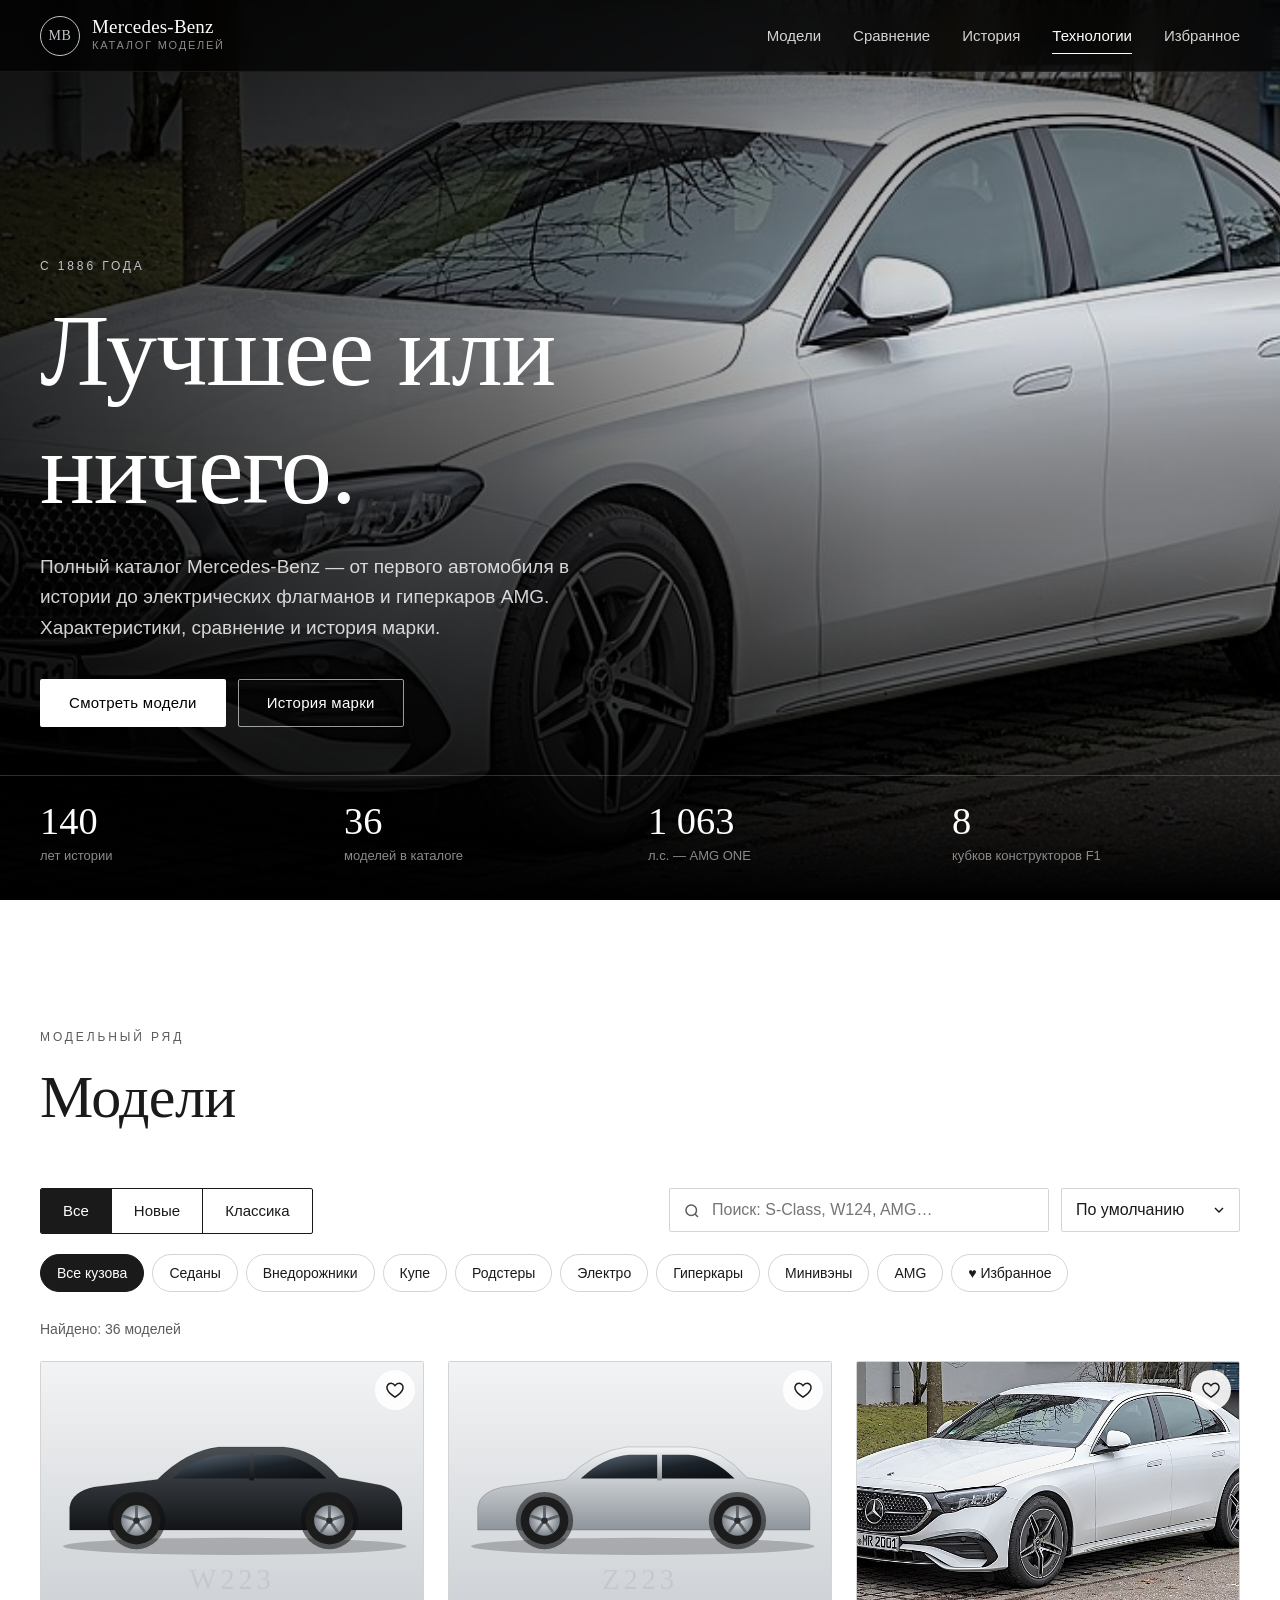
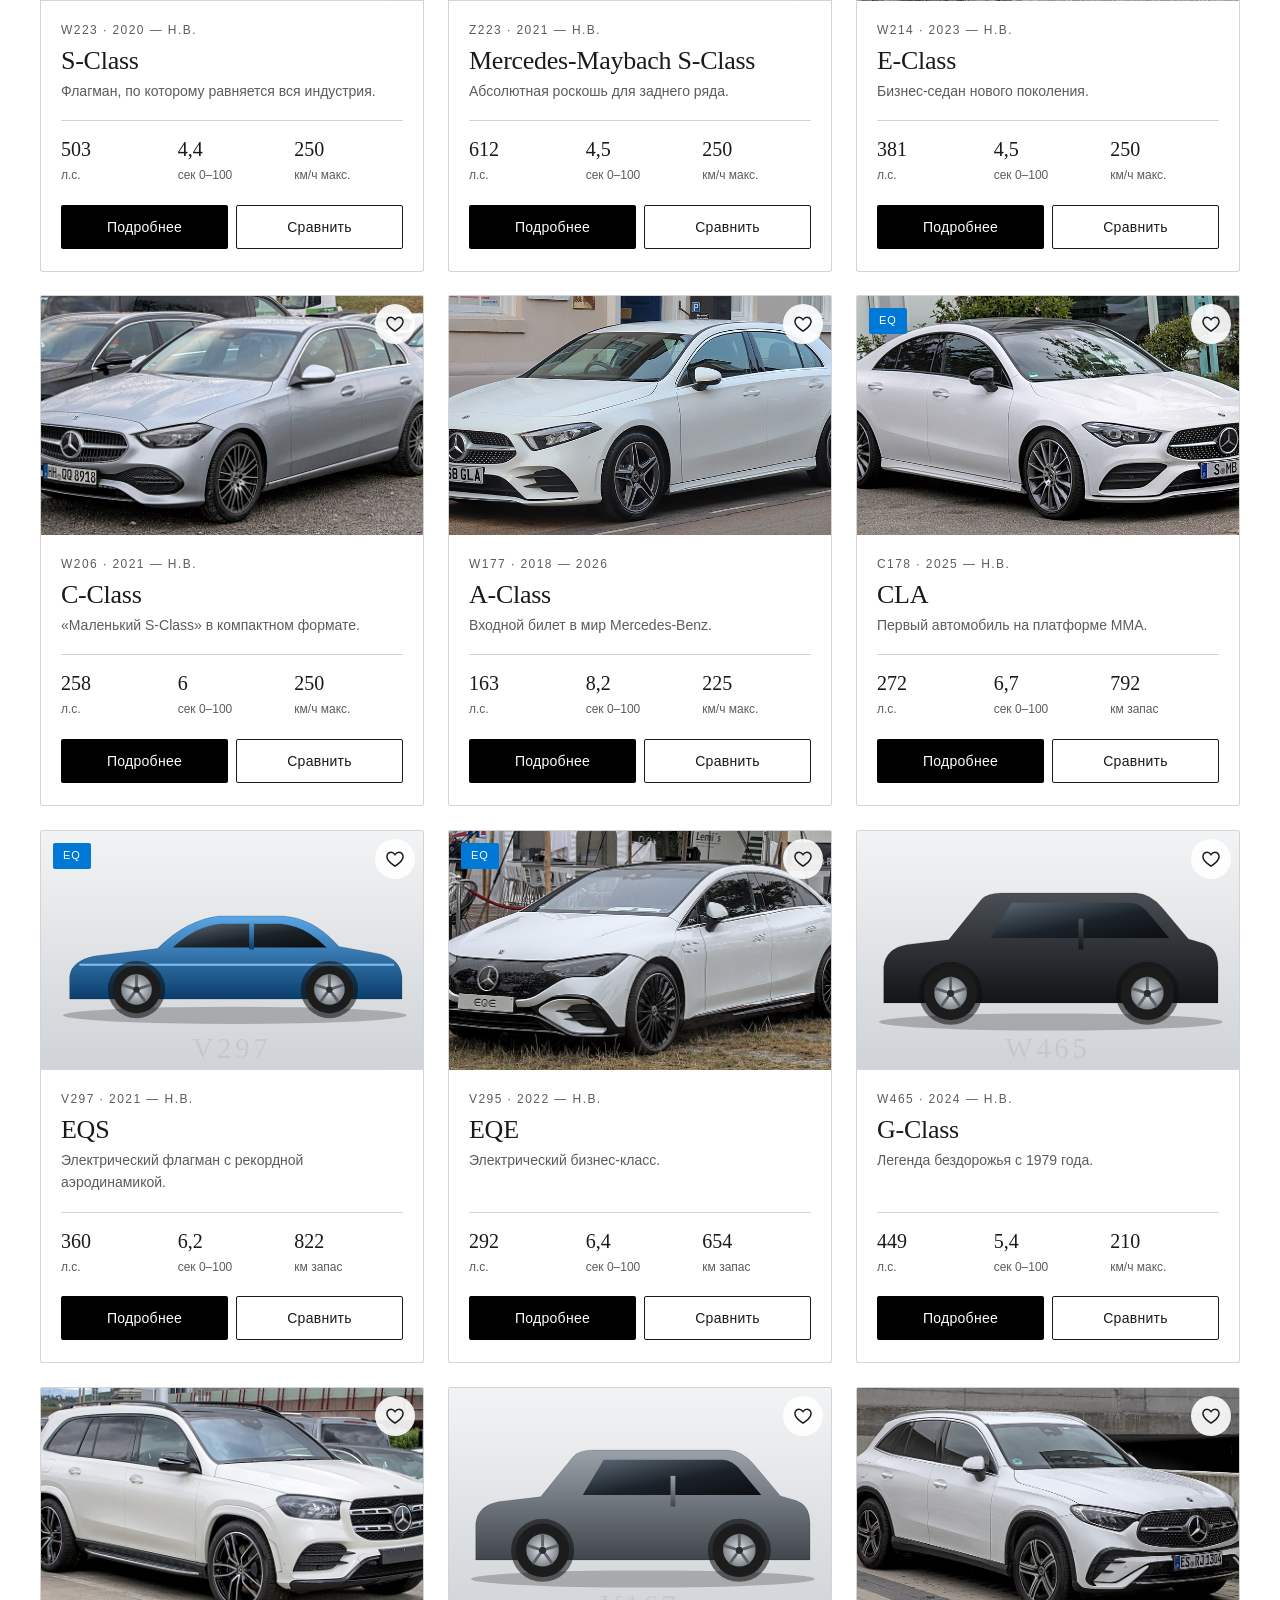
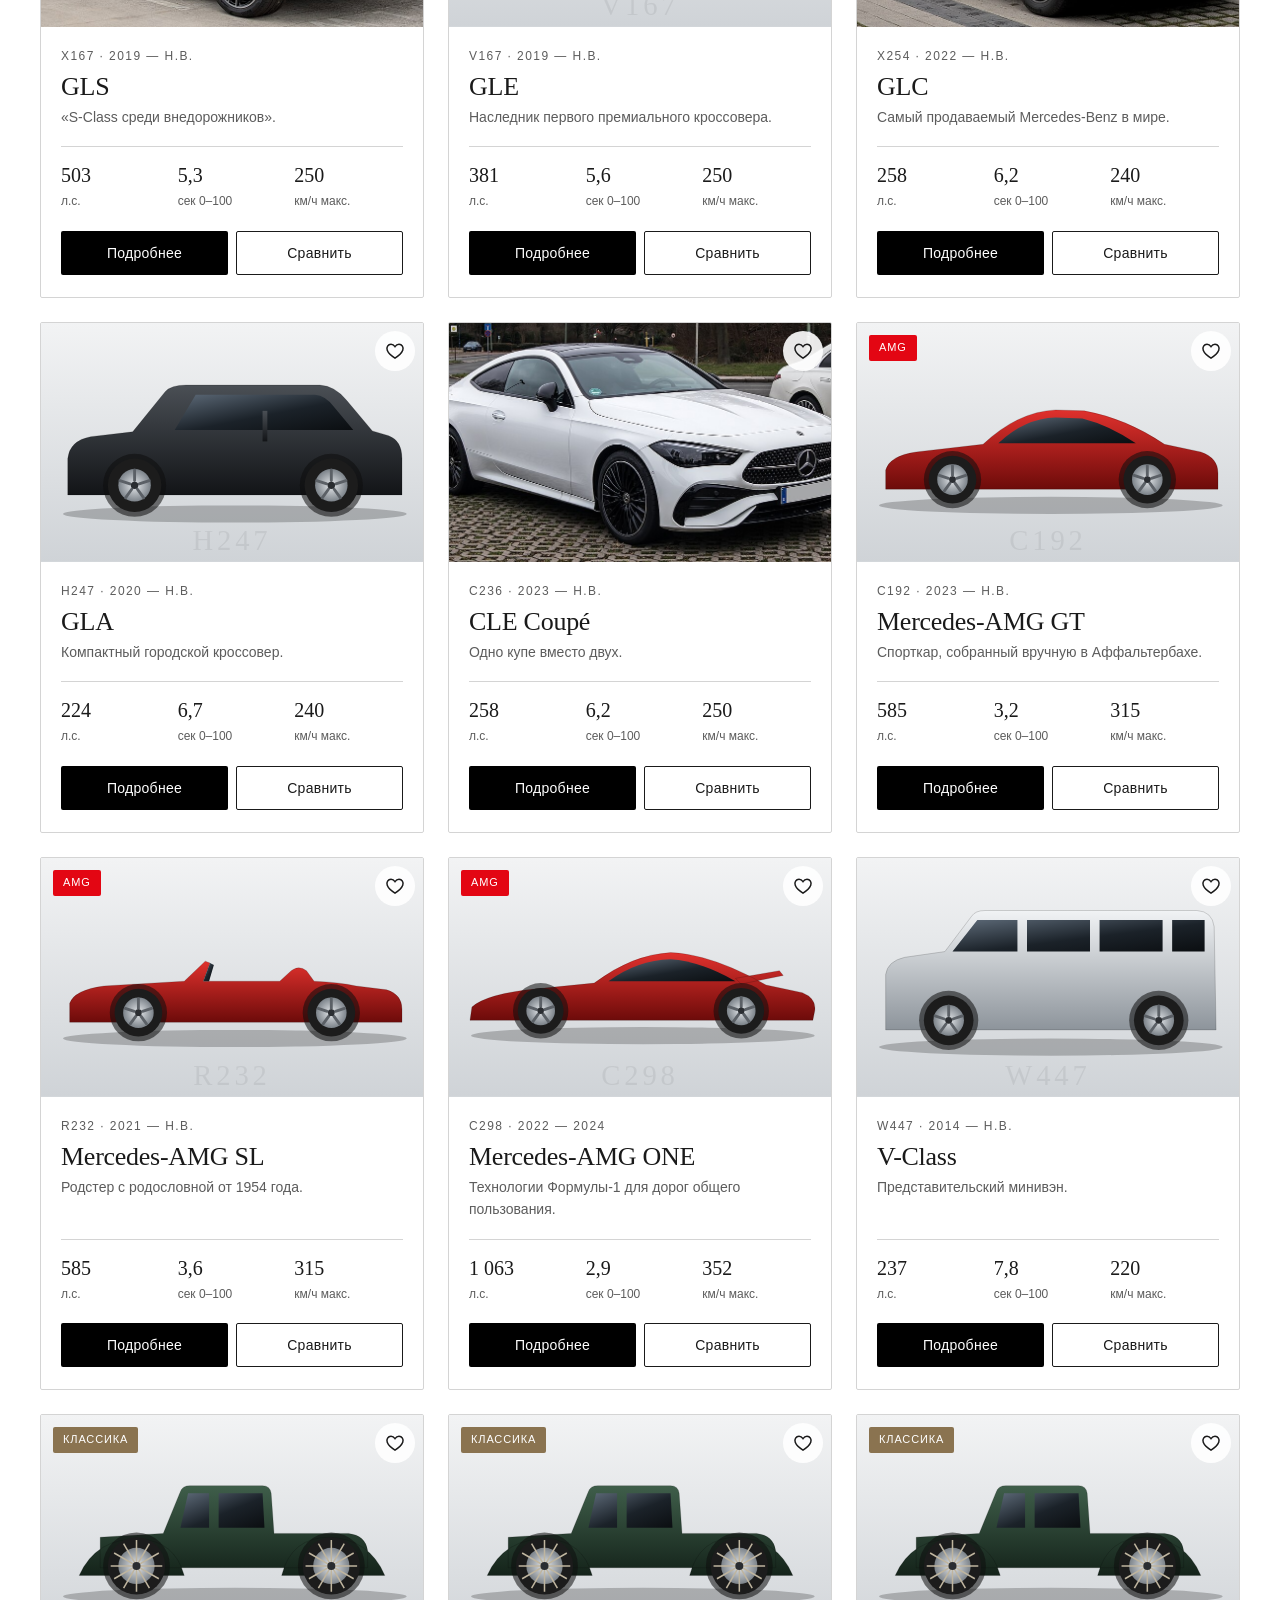
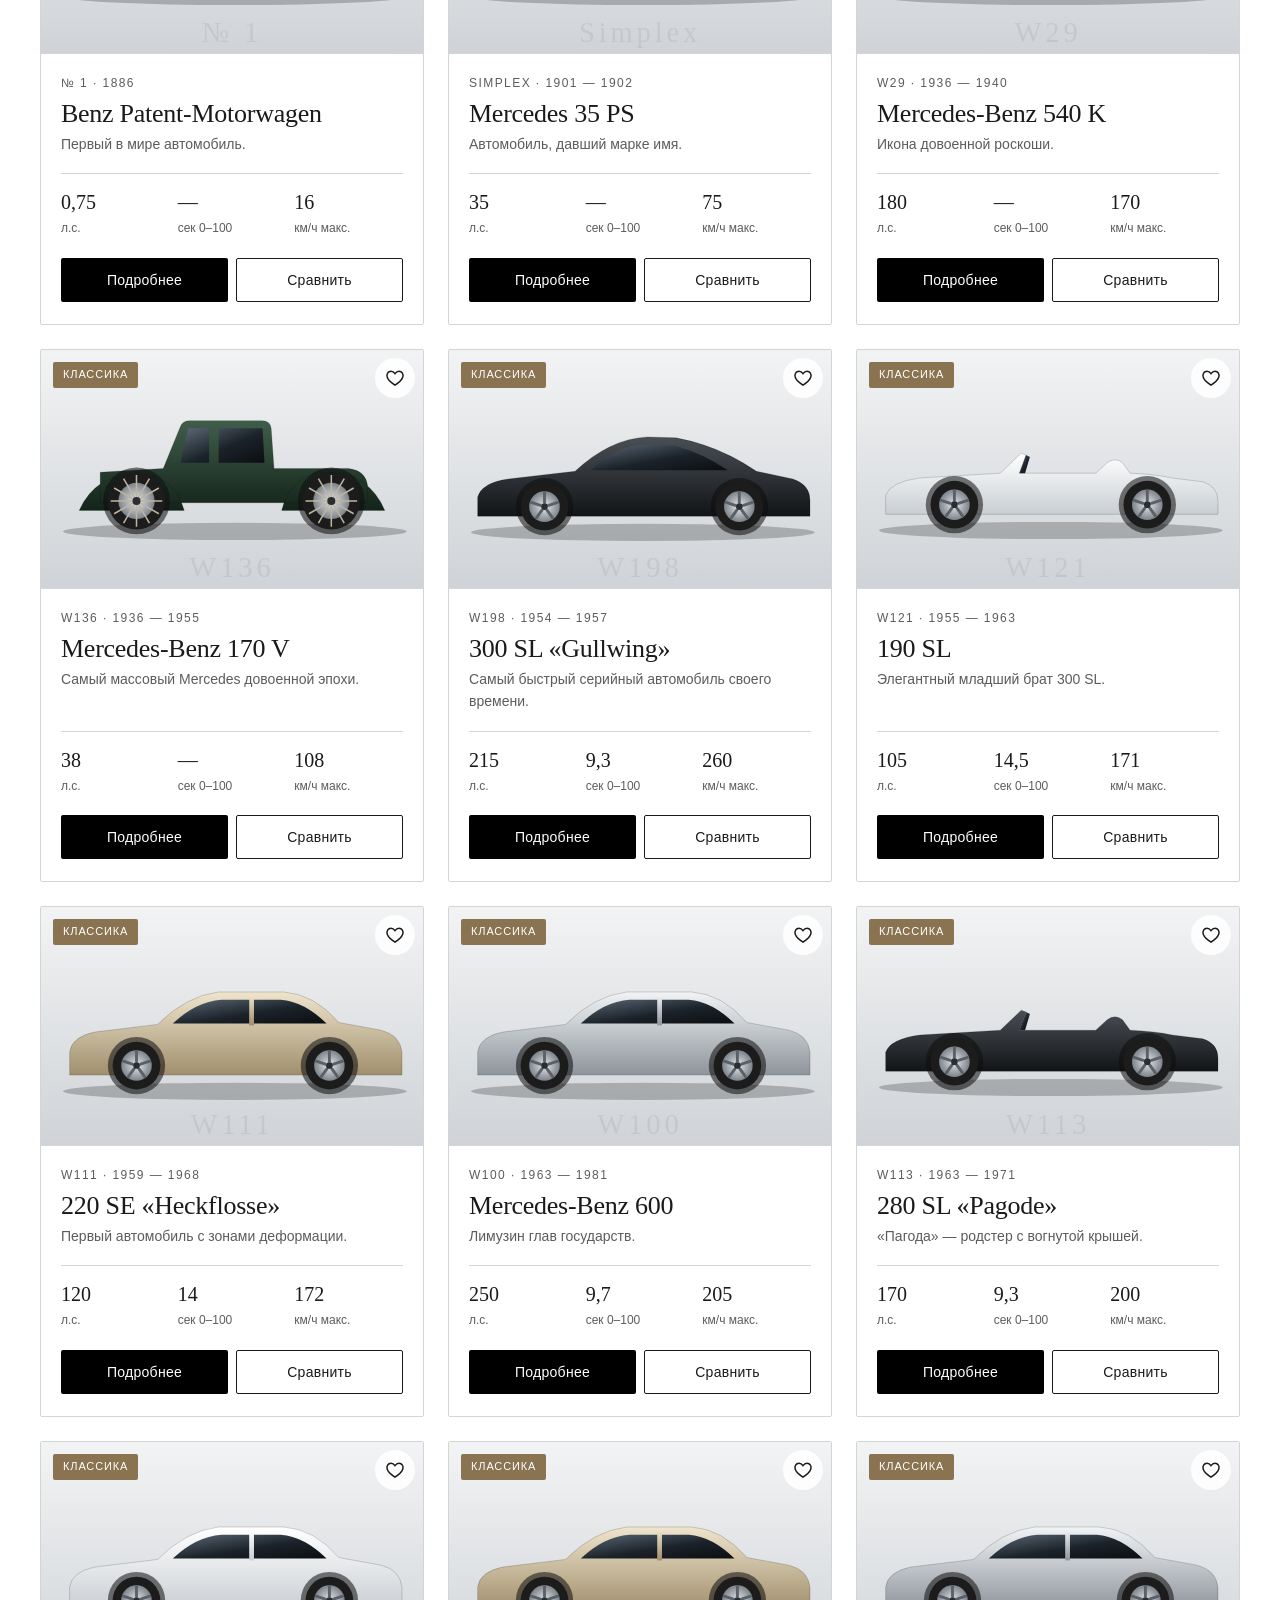
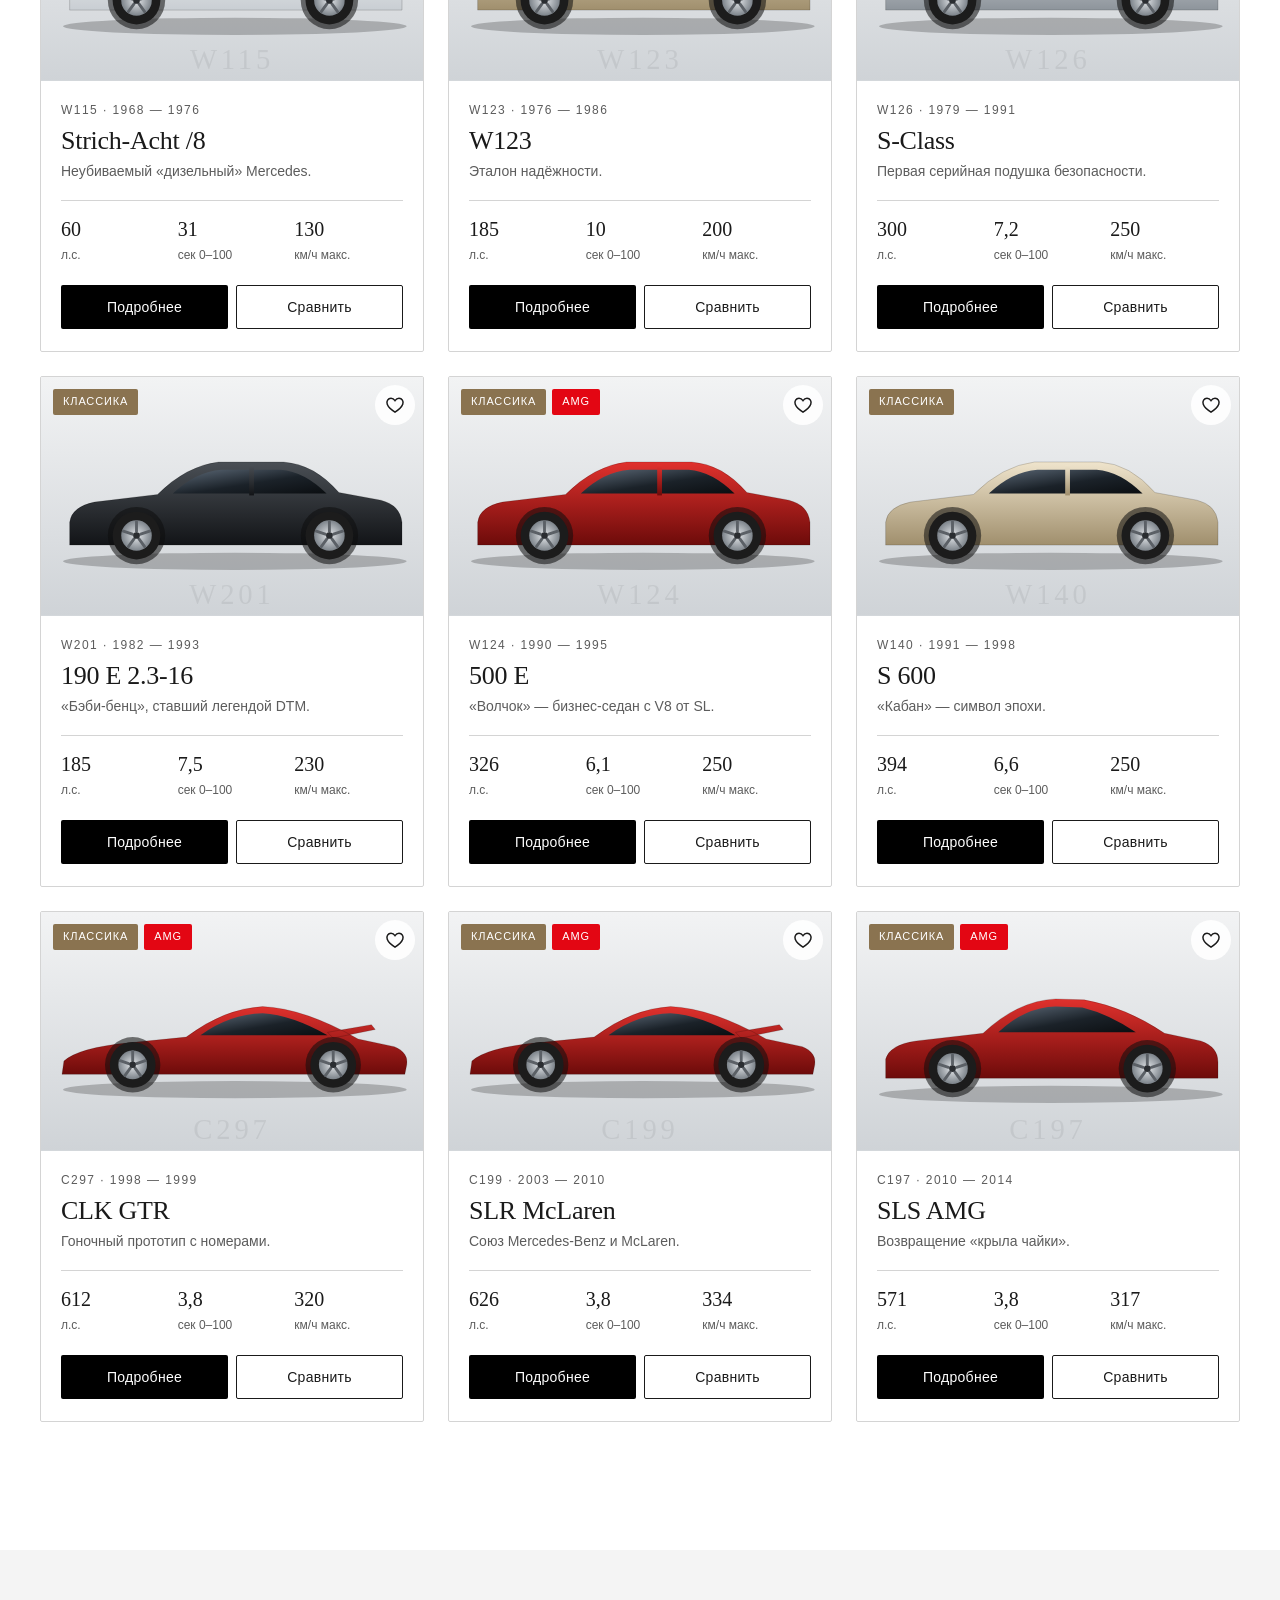
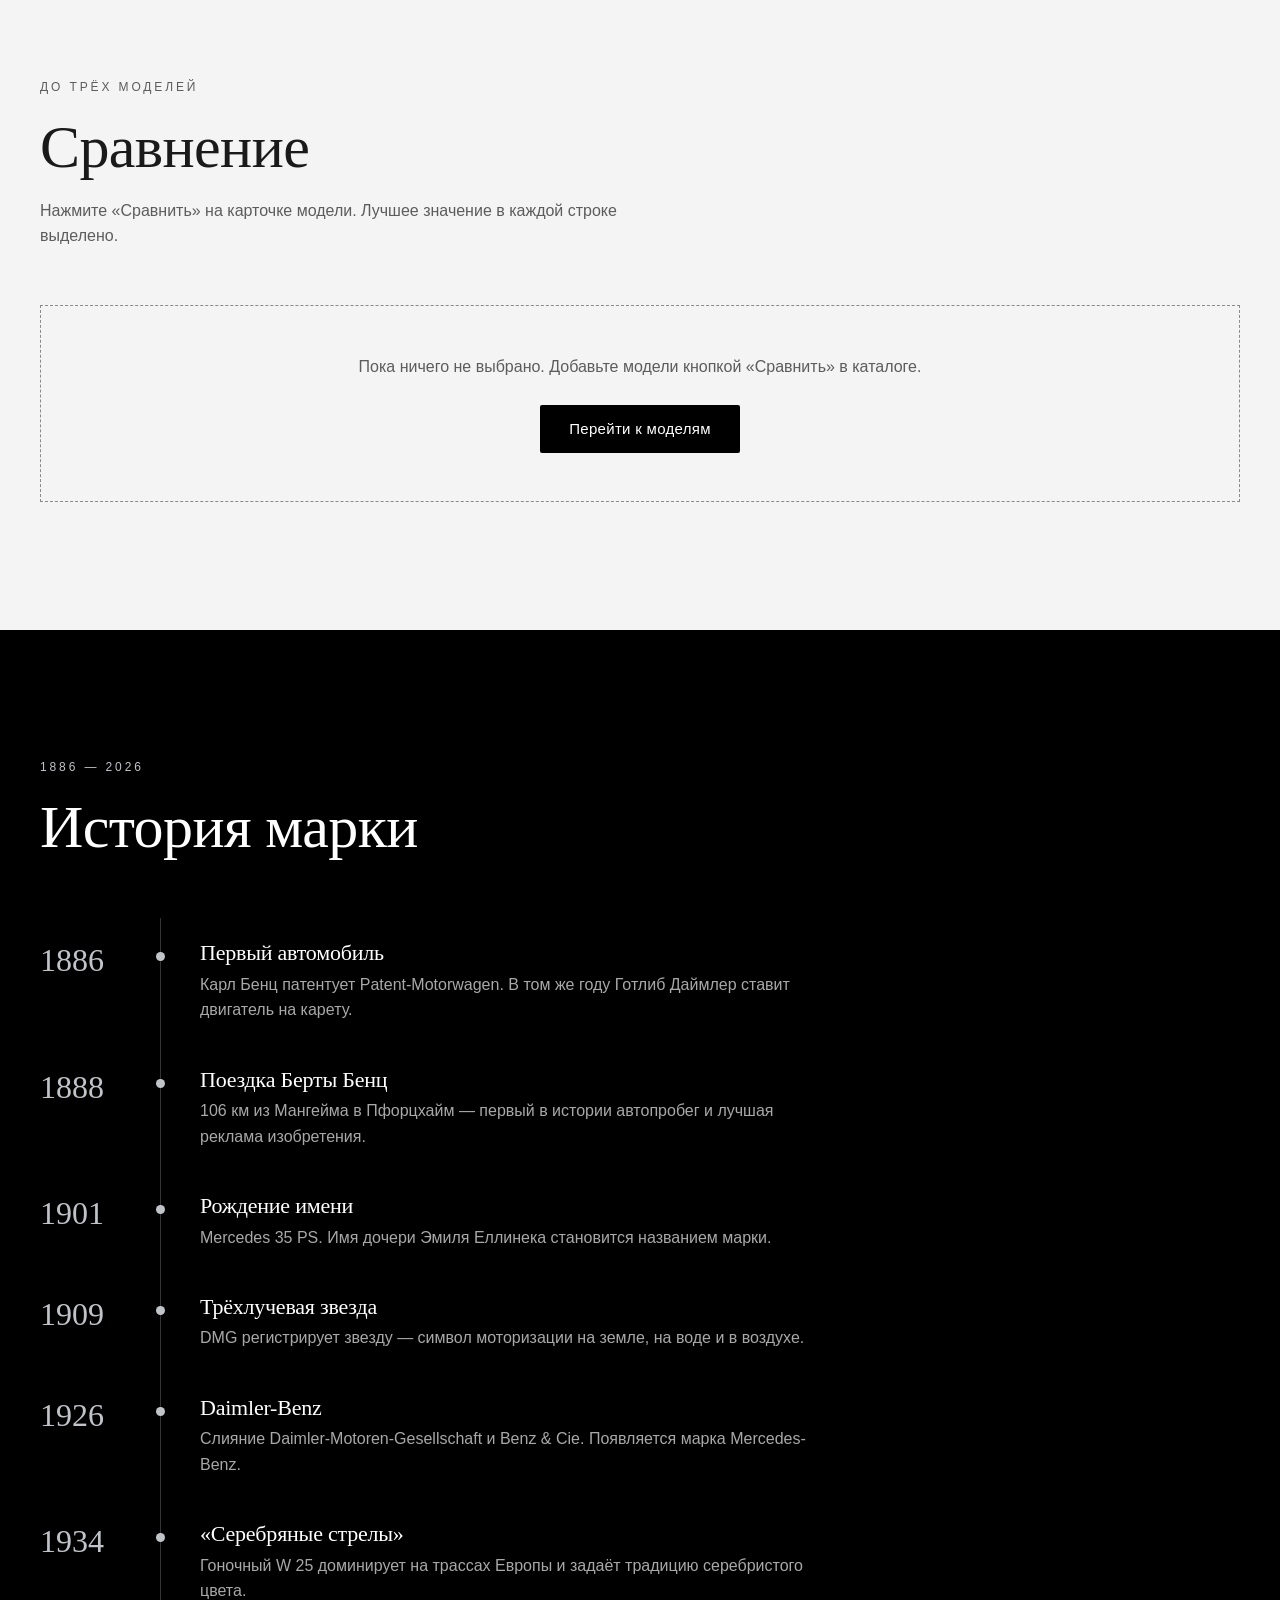
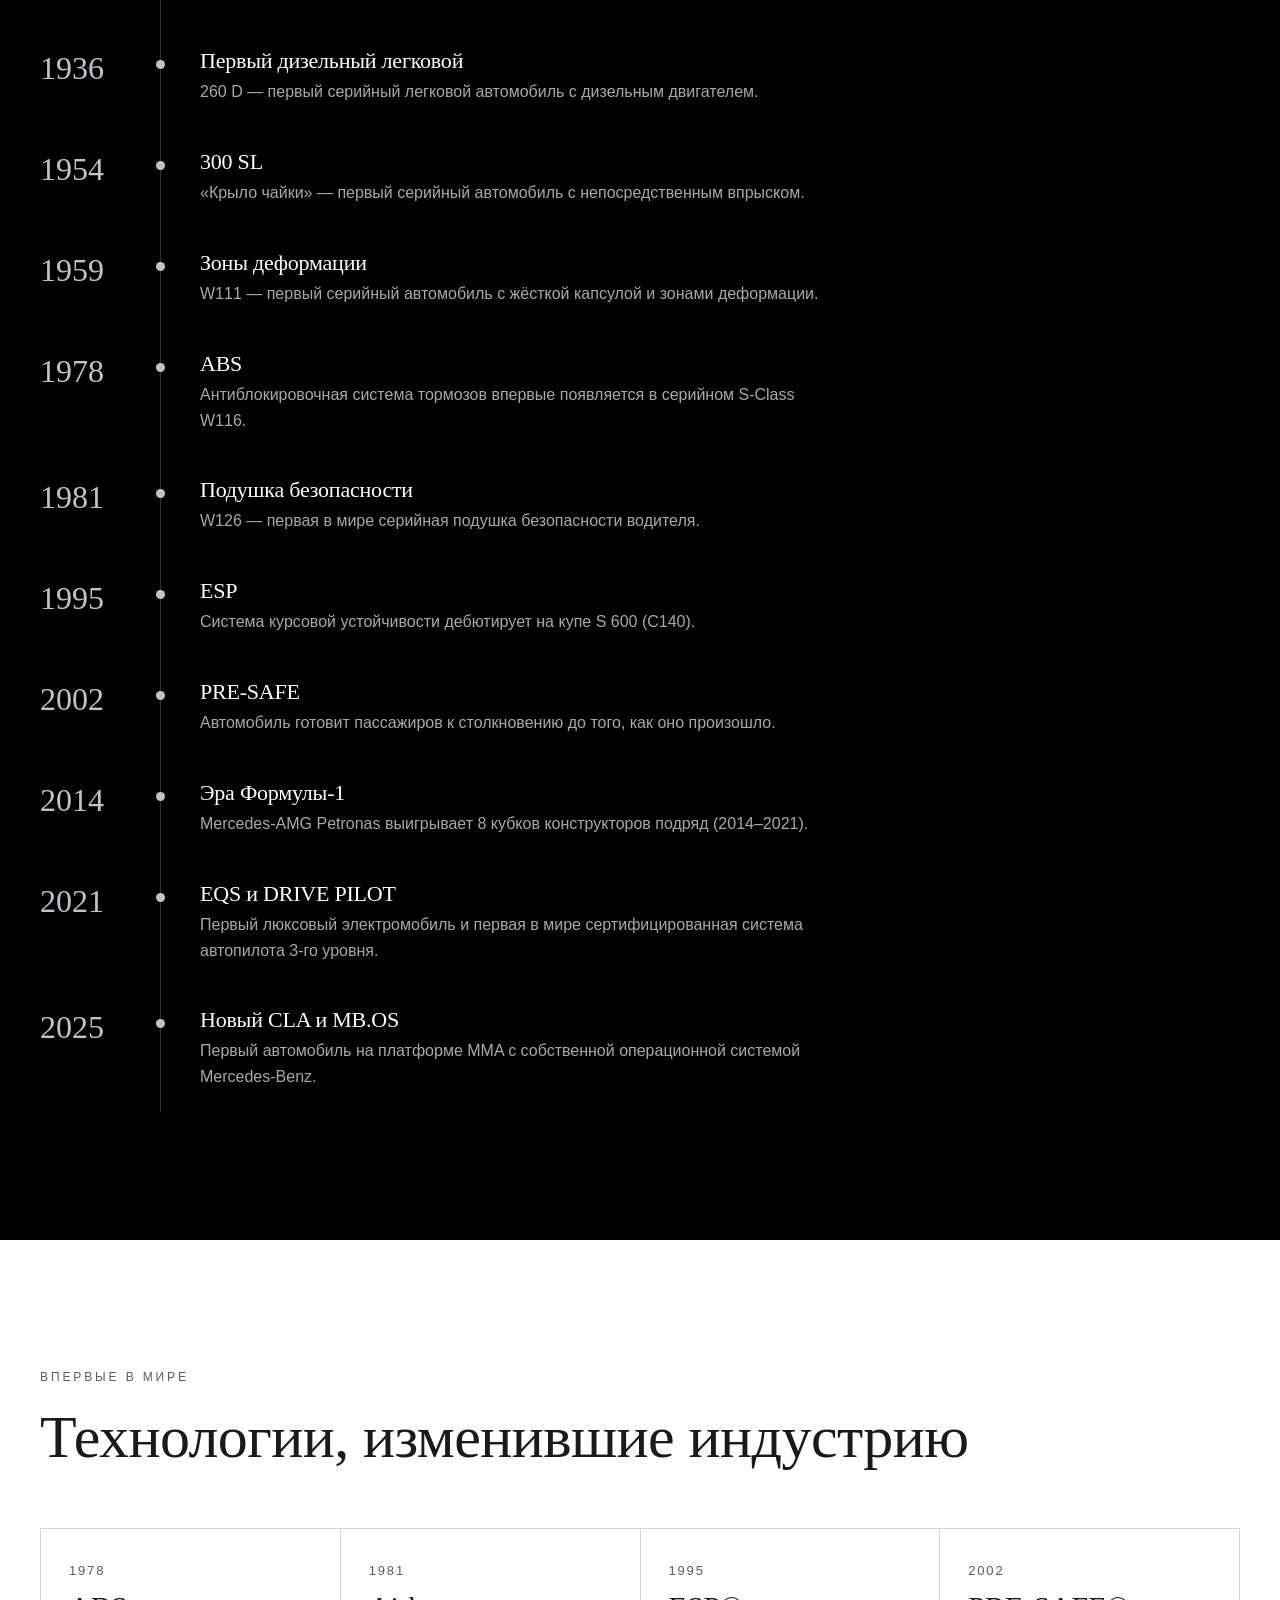
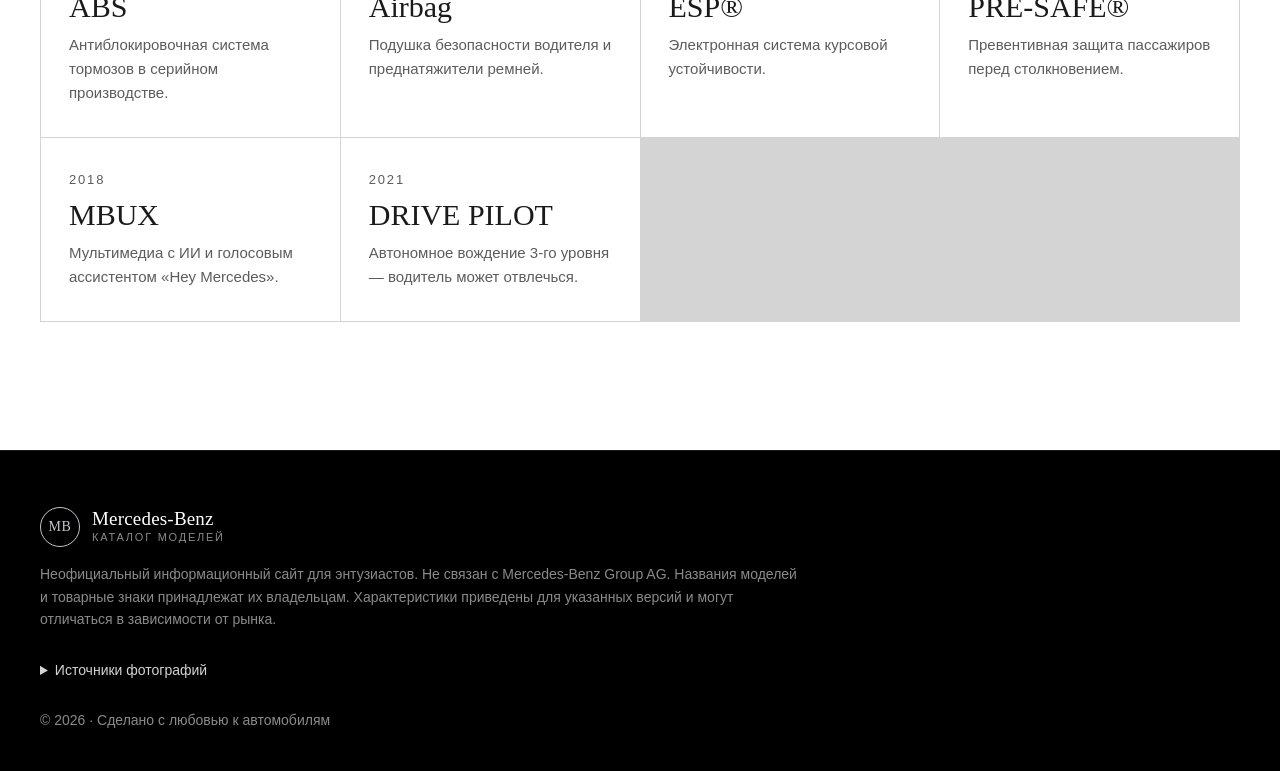
<file: index.html>
<!doctype html>
<html lang="ru">
<head>
  <meta charset="utf-8">
  <meta name="viewport" content="width=device-width, initial-scale=1, viewport-fit=cover">
  <meta name="theme-color" content="#000000">
  <meta name="description" content="Каталог моделей Mercedes-Benz: актуальные и классические автомобили, характеристики, сравнение и история марки.">
  <title>Mercedes-Benz — каталог моделей и история марки</title>
  <link rel="preload" href="img/e-class.jpg" as="image" fetchpriority="high">
  <link rel="stylesheet" href="css/style.css">
  <link rel="icon" href="data:image/svg+xml,%3Csvg xmlns='http://www.w3.org/2000/svg' viewBox='0 0 100 100'%3E%3Ccircle cx='50' cy='50' r='46' fill='none' stroke='%23c0c0c0' stroke-width='6'/%3E%3Ctext x='50' y='64' font-size='40' text-anchor='middle' fill='%23c0c0c0' font-family='Georgia'%3EMB%3C/text%3E%3C/svg%3E">
</head>
<body>
  <a class="skip" href="#models">Перейти к моделям</a>

  <header class="header" id="header">
    <div class="container header__inner">
      <a href="#top" class="brand" aria-label="На главную">
        <span class="brand__mark" aria-hidden="true">MB</span>
        <span class="brand__text">Mercedes-Benz<small>Каталог моделей</small></span>
      </a>
      <nav class="nav" id="nav" aria-label="Основная навигация">
        <a href="#models">Модели</a>
        <a href="#compare">Сравнение</a>
        <a href="#history">История</a>
        <a href="#tech">Технологии</a>
        <a href="#favorites" data-filter-favs>Избранное <span class="badge" id="favCount" hidden>0</span></a>
      </nav>
      <button class="burger" id="burger" aria-label="Меню" aria-expanded="false" aria-controls="nav">
        <span></span><span></span><span></span>
      </button>
    </div>
  </header>

  <main id="top">
    <!-- HERO -->
    <section class="hero">
      <div class="hero__bg" aria-hidden="true"></div>
      <div class="container hero__content">
        <p class="eyebrow">С 1886 года</p>
        <h1 class="hero__title">Лучшее или ничего.</h1>
        <p class="hero__lead">Полный каталог Mercedes-Benz — от первого автомобиля в истории до электрических флагманов и гиперкаров AMG. Характеристики, сравнение и история марки.</p>
        <div class="hero__cta">
          <a href="#models" class="btn btn--light">Смотреть модели</a>
          <a href="#history" class="btn btn--ghost">История марки</a>
        </div>
      </div>
      <div class="container hero__stats">
        <div><strong>140</strong><span>лет истории</span></div>
        <div><strong id="statModels">—</strong><span>моделей в каталоге</span></div>
        <div><strong>1 063</strong><span>л.с. — AMG ONE</span></div>
        <div><strong>8</strong><span>кубков конструкторов F1</span></div>
      </div>
    </section>

    <!-- MODELS -->
    <section class="section" id="models">
      <div class="container">
        <header class="section__head">
          <p class="eyebrow eyebrow--dark">Модельный ряд</p>
          <h2 class="section__title">Модели</h2>
        </header>

        <div class="toolbar">
          <div class="segmented" role="tablist" aria-label="Эпоха">
            <button class="segmented__btn is-active" data-era="all" role="tab" aria-selected="true">Все</button>
            <button class="segmented__btn" data-era="new" role="tab" aria-selected="false">Новые</button>
            <button class="segmented__btn" data-era="classic" role="tab" aria-selected="false">Классика</button>
          </div>

          <div class="toolbar__right">
            <label class="search">
              <svg viewBox="0 0 24 24" aria-hidden="true"><circle cx="11" cy="11" r="7"/><path d="M20 20l-4-4"/></svg>
              <input type="search" id="search" placeholder="Поиск: S-Class, W124, AMG…" autocomplete="off" aria-label="Поиск модели">
            </label>
            <label class="select">
              <span class="visually-hidden">Сортировка</span>
              <select id="sort" aria-label="Сортировка">
                <option value="default">По умолчанию</option>
                <option value="year-desc">Сначала новые</option>
                <option value="year-asc">Сначала старые</option>
                <option value="power-desc">Мощность ↓</option>
                <option value="accel-asc">Разгон 0–100 ↑</option>
                <option value="name">По названию</option>
              </select>
            </label>
          </div>
        </div>

        <div class="chips" id="bodyChips" aria-label="Тип кузова">
          <button class="chip is-active" data-body="all">Все кузова</button>
          <button class="chip" data-body="sedan">Седаны</button>
          <button class="chip" data-body="suv">Внедорожники</button>
          <button class="chip" data-body="coupe">Купе</button>
          <button class="chip" data-body="roadster">Родстеры</button>
          <button class="chip" data-body="ev">Электро</button>
          <button class="chip" data-body="hyper">Гиперкары</button>
          <button class="chip" data-body="van">Минивэны</button>
          <button class="chip chip--amg" data-body="amg">AMG</button>
          <button class="chip" data-body="favs">♥ Избранное</button>
        </div>

        <p class="results" id="results" aria-live="polite"></p>
        <div class="grid" id="grid"></div>
        <div class="empty" id="empty" hidden>
          <p>Ничего не найдено.</p>
          <button class="btn btn--dark" id="resetFilters">Сбросить фильтры</button>
        </div>
      </div>
    </section>

    <!-- COMPARE -->
    <section class="section section--grey" id="compare">
      <div class="container">
        <header class="section__head">
          <p class="eyebrow eyebrow--dark">До трёх моделей</p>
          <h2 class="section__title">Сравнение</h2>
          <p class="section__lead">Нажмите «Сравнить» на карточке модели. Лучшее значение в каждой строке выделено.</p>
        </header>
        <div id="compareBox"></div>
      </div>
    </section>

    <!-- HISTORY -->
    <section class="section section--dark" id="history">
      <div class="container">
        <header class="section__head">
          <p class="eyebrow">1886 — 2026</p>
          <h2 class="section__title">История марки</h2>
        </header>
        <ol class="timeline" id="timeline"></ol>
      </div>
    </section>

    <!-- TECH -->
    <section class="section" id="tech">
      <div class="container">
        <header class="section__head">
          <p class="eyebrow eyebrow--dark">Впервые в мире</p>
          <h2 class="section__title">Технологии, изменившие индустрию</h2>
        </header>
        <div class="tech" id="techGrid"></div>
      </div>
    </section>
  </main>

  <footer class="footer">
    <div class="container footer__inner">
      <div>
        <div class="brand brand--footer"><span class="brand__mark" aria-hidden="true">MB</span><span class="brand__text">Mercedes-Benz<small>Каталог моделей</small></span></div>
        <p class="footer__note">Неофициальный информационный сайт для энтузиастов. Не связан с Mercedes-Benz Group AG. Названия моделей и товарные знаки принадлежат их владельцам. Характеристики приведены для указанных версий и могут отличаться в зависимости от рынка.</p>
      </div>
      <details class="credits">
        <summary>Источники фотографий</summary>
        <p>Фотографии — Wikimedia Commons, распространяются по свободным лицензиям (CC BY / CC BY-SA, авторы указаны на страницах файлов). Модели без фото показаны в виде иллюстраций.</p>
        <ul id="credits"></ul>
      </details>
      <p class="footer__copy">© <span id="year"></span> · Сделано с любовью к автомобилям</p>
    </div>
  </footer>

  <!-- Плавающая панель сравнения -->
  <div class="cbar" id="cbar" hidden>
    <div class="cbar__items" id="cbarItems"></div>
    <a href="#compare" class="btn btn--light btn--sm">Сравнить</a>
  </div>

  <!-- Модальное окно модели -->
  <div class="modal" id="modal" hidden>
    <div class="modal__backdrop" data-close></div>
    <article class="modal__dialog" role="dialog" aria-modal="true" aria-labelledby="mTitle" tabindex="-1">
      <button class="modal__close" data-close aria-label="Закрыть">
        <svg viewBox="0 0 24 24" aria-hidden="true"><path d="M5 5l14 14M19 5L5 19"/></svg>
      </button>
      <div id="modalBody"></div>
    </article>
  </div>

  <div class="toast" id="toast" role="status" aria-live="polite"></div>

  <script src="js/models.js"></script>
  <script src="js/app.js"></script>
</body>
</html>
</file>
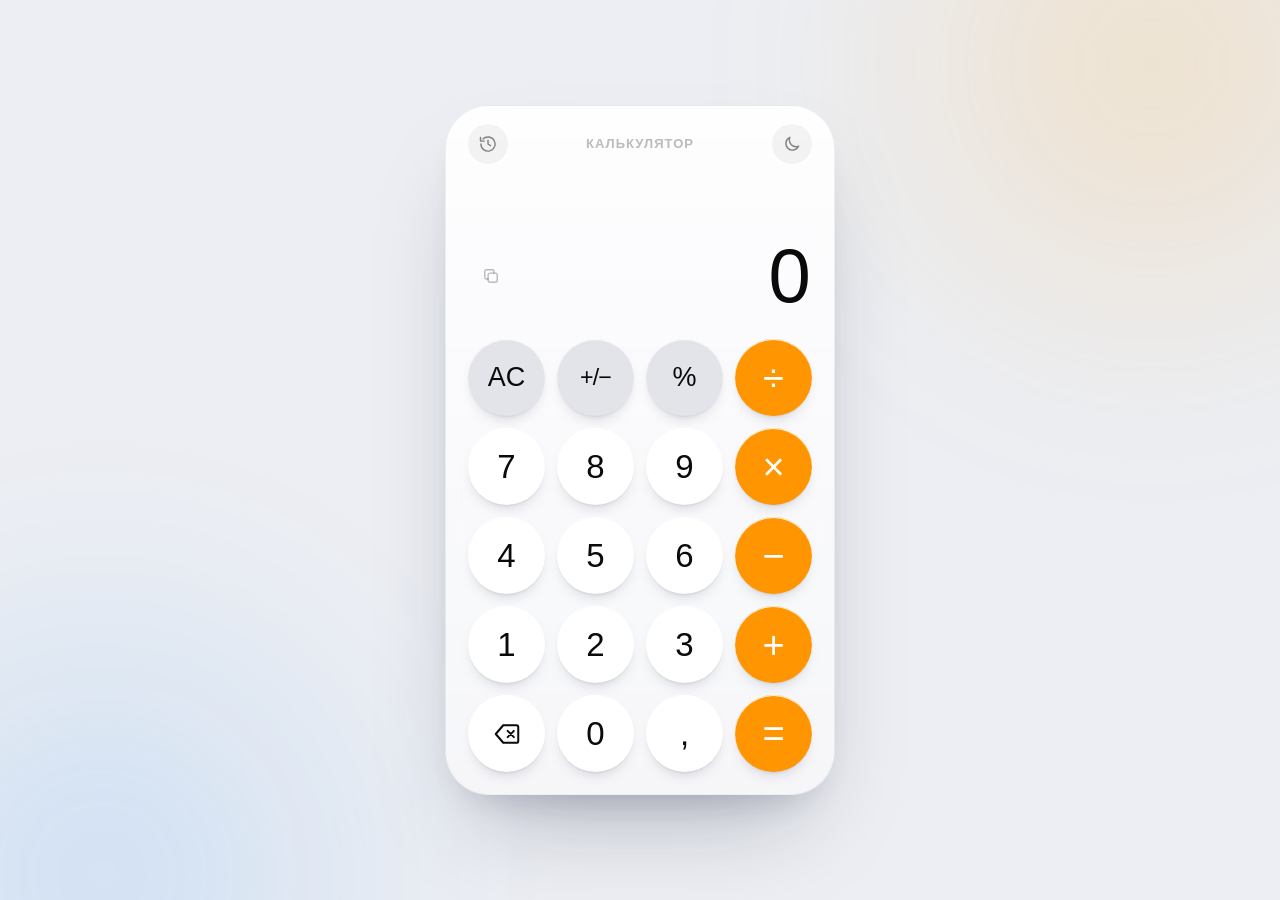
<file: calculator/index.html>
<!DOCTYPE html>
<html lang="ru" data-theme="dark">
<head>
  <meta charset="UTF-8">
  <meta name="viewport" content="width=device-width, initial-scale=1, viewport-fit=cover">
  <meta name="theme-color" content="#050506">
  <meta name="apple-mobile-web-app-capable" content="yes">
  <meta name="apple-mobile-web-app-status-bar-style" content="black-translucent">
  <meta name="description" content="Минималистичный калькулятор с историей вычислений и тёмной темой.">
  <title>Калькулятор</title>
  <link rel="stylesheet" href="style.css">
  <script>
    // Применяем тему до отрисовки, чтобы не было мигания
    (function () {
      try {
        var saved = localStorage.getItem('calc.theme');
        var theme = saved || (window.matchMedia('(prefers-color-scheme: light)').matches ? 'light' : 'dark');
        document.documentElement.setAttribute('data-theme', theme);
      } catch (e) { /* localStorage недоступен */ }
    })();
  </script>
</head>
<body>
  <div class="backdrop" aria-hidden="true">
    <span class="glow glow--1"></span>
    <span class="glow glow--2"></span>
  </div>

  <main class="app">
    <div class="calculator" id="calculator">

      <header class="topbar">
        <button class="icon-btn" id="historyBtn" type="button" aria-label="История вычислений" aria-expanded="false" aria-controls="historyPanel" title="История (H)">
          <svg viewBox="0 0 24 24" aria-hidden="true">
            <path d="M3.5 12a8.5 8.5 0 1 0 2.5-6" />
            <path d="M3 4v4.5h4.5" />
            <path d="M12 7.5V12l3 2" />
          </svg>
        </button>

        <span class="topbar__title">Калькулятор</span>

        <button class="icon-btn" id="themeBtn" type="button" aria-label="Переключить тему" title="Сменить тему (T)">
          <svg class="icon-sun" viewBox="0 0 24 24" aria-hidden="true">
            <circle cx="12" cy="12" r="4" />
            <path d="M12 2.5v2M12 19.5v2M4.6 4.6 6 6M18 18l1.4 1.4M2.5 12h2M19.5 12h2M4.6 19.4 6 18M18 6l1.4-1.4" />
          </svg>
          <svg class="icon-moon" viewBox="0 0 24 24" aria-hidden="true">
            <path d="M20 14.5A8 8 0 0 1 9.5 4a8 8 0 1 0 10.5 10.5Z" />
          </svg>
        </button>
      </header>

      <section class="display" aria-label="Дисплей">
        <div class="expression" id="expression" aria-live="polite"></div>
        <div class="result-row">
          <button class="copy-btn" id="copyBtn" type="button" aria-label="Скопировать результат" title="Копировать (Ctrl+C)">
            <svg viewBox="0 0 24 24" aria-hidden="true">
              <rect x="8.5" y="8.5" width="11" height="11" rx="2.5" />
              <path d="M15.5 8.5V6.5a2 2 0 0 0-2-2h-7a2 2 0 0 0-2 2v7a2 2 0 0 0 2 2h2" />
            </svg>
          </button>
          <output class="result" id="result" aria-live="polite">0</output>
        </div>
      </section>

      <section class="keypad" id="keypad" aria-label="Клавиатура">
        <button class="key key--fn" type="button" data-action="clear" aria-label="Очистить всё">AC</button>
        <button class="key key--fn" type="button" data-action="sign" aria-label="Изменить знак">
          <span class="key__sign">+/−</span>
        </button>
        <button class="key key--fn" type="button" data-action="percent" aria-label="Процент">%</button>
        <button class="key key--op" type="button" data-action="operator" data-value="/" aria-label="Разделить">÷</button>

        <button class="key key--num" type="button" data-action="digit" data-value="7">7</button>
        <button class="key key--num" type="button" data-action="digit" data-value="8">8</button>
        <button class="key key--num" type="button" data-action="digit" data-value="9">9</button>
        <button class="key key--op" type="button" data-action="operator" data-value="*" aria-label="Умножить">×</button>

        <button class="key key--num" type="button" data-action="digit" data-value="4">4</button>
        <button class="key key--num" type="button" data-action="digit" data-value="5">5</button>
        <button class="key key--num" type="button" data-action="digit" data-value="6">6</button>
        <button class="key key--op" type="button" data-action="operator" data-value="-" aria-label="Вычесть">−</button>

        <button class="key key--num" type="button" data-action="digit" data-value="1">1</button>
        <button class="key key--num" type="button" data-action="digit" data-value="2">2</button>
        <button class="key key--num" type="button" data-action="digit" data-value="3">3</button>
        <button class="key key--op" type="button" data-action="operator" data-value="+" aria-label="Прибавить">+</button>

        <button class="key key--num" type="button" data-action="backspace" aria-label="Удалить последнюю цифру">
          <svg viewBox="0 0 24 24" aria-hidden="true">
            <path d="M9 5h10.5A1.5 1.5 0 0 1 21 6.5v11a1.5 1.5 0 0 1-1.5 1.5H9l-6-7 6-7Z" />
            <path d="m12.5 9.5 5 5M17.5 9.5l-5 5" />
          </svg>
        </button>
        <button class="key key--num" type="button" data-action="digit" data-value="0">0</button>
        <button class="key key--num" type="button" data-action="decimal" aria-label="Десятичная запятая">,</button>
        <button class="key key--op" type="button" data-action="equals" aria-label="Равно">=</button>
      </section>

      <aside class="history" id="historyPanel" aria-label="История вычислений" aria-hidden="true">
        <div class="history__header">
          <h2 class="history__title">История</h2>
          <div class="history__actions">
            <button class="text-btn" id="clearHistoryBtn" type="button">Очистить</button>
            <button class="icon-btn icon-btn--small" id="closeHistoryBtn" type="button" aria-label="Закрыть историю">
              <svg viewBox="0 0 24 24" aria-hidden="true"><path d="m6 6 12 12M18 6 6 18" /></svg>
            </button>
          </div>
        </div>
        <ul class="history__list" id="historyList"></ul>
        <p class="history__empty" id="historyEmpty">Пока нет вычислений</p>
        <p class="history__hint">Нажмите на запись, чтобы использовать результат</p>
      </aside>

      <div class="toast" id="toast" role="status" aria-live="polite"></div>
    </div>
  </main>

  <script src="script.js"></script>
</body>
</html>
</file>
<file: css/style.css>
/* ==========================================================
   Mercedes-Benz — каталог моделей
   Без внешних шрифтов и библиотек: всё грузится мгновенно.
   Анимации только через transform/opacity (GPU), без лагов.
   ========================================================== */

:root {
  --black: #000;
  --ink: #1a1a1a;
  --grey-900: #262626;
  --grey-700: #5c5c5c;
  --grey-500: #8a8a8a;
  --grey-300: #d4d4d4;
  --grey-100: #f4f4f4;
  --white: #fff;
  --silver: #c0c4c8;
  --accent: #0078d6;
  --amg: #e30613;
  --serif: "Georgia", "Times New Roman", "Cambria", serif;
  --sans: -apple-system, BlinkMacSystemFont, "Segoe UI", "Roboto", "Helvetica Neue", Arial, sans-serif;
  --radius: 2px;
  --header-h: 72px;
  --ease: cubic-bezier(.2, .7, .2, 1);
  --pad: clamp(16px, 4vw, 40px);
}

*, *::before, *::after { box-sizing: border-box; }
[hidden] { display: none !important; }
html { scroll-behavior: smooth; scroll-padding-top: var(--header-h); -webkit-text-size-adjust: 100%; }
body {
  margin: 0;
  font: 400 16px/1.6 var(--sans);
  color: var(--ink);
  background: var(--white);
  -webkit-font-smoothing: antialiased;
  overflow-x: hidden;
}
body.no-scroll { overflow: hidden; }
img, svg { display: block; max-width: 100%; }
button, input, select { font: inherit; color: inherit; }
button { cursor: pointer; background: none; border: 0; padding: 0; }
a { color: inherit; text-decoration: none; }
h1, h2, h3 { font-family: var(--serif); font-weight: 400; line-height: 1.15; margin: 0; letter-spacing: -.01em; }
:focus-visible { outline: 2px solid var(--accent); outline-offset: 2px; }

.container { width: 100%; max-width: 1360px; margin: 0 auto; padding: 0 var(--pad); }
.visually-hidden { position: absolute !important; width: 1px; height: 1px; overflow: hidden; clip: rect(0 0 0 0); white-space: nowrap; }
.skip { position: absolute; left: -9999px; top: 0; z-index: 999; background: var(--white); padding: 8px 16px; }
.skip:focus { left: 8px; top: 8px; }

/* ---------- Кнопки ---------- */
.btn {
  display: inline-flex; align-items: center; justify-content: center; gap: 8px;
  min-height: 48px; padding: 0 28px;
  font-size: 15px; font-weight: 500; letter-spacing: .02em;
  border: 1px solid transparent; border-radius: var(--radius);
  transition: background-color .2s, color .2s, border-color .2s;
  white-space: nowrap;
}
.btn--light { background: var(--white); color: var(--black); }
.btn--light:hover { background: var(--grey-300); }
.btn--ghost { border-color: rgba(255,255,255,.6); color: var(--white); }
.btn--ghost:hover { background: rgba(255,255,255,.12); }
.btn--dark { background: var(--black); color: var(--white); }
.btn--dark:hover { background: var(--grey-900); }
.btn--outline { border-color: var(--ink); color: var(--ink); }
.btn--outline:hover { background: var(--ink); color: var(--white); }
.btn--outline.is-on { background: var(--ink); color: var(--white); }
.btn--sm { min-height: 40px; padding: 0 20px; font-size: 14px; }

/* ---------- Шапка ---------- */
.header {
  position: fixed; inset: 0 0 auto; z-index: 50; height: var(--header-h);
  background: rgba(0,0,0,.92); color: var(--white);
  border-bottom: 1px solid rgba(255,255,255,.08);
}
@supports ((-webkit-backdrop-filter: blur(1px)) or (backdrop-filter: blur(1px))) {
  .header { background: rgba(0,0,0,.72); -webkit-backdrop-filter: saturate(160%) blur(14px); backdrop-filter: saturate(160%) blur(14px); }
}
.header__inner { height: 100%; display: flex; align-items: center; justify-content: space-between; gap: 24px; }
.brand { display: flex; align-items: center; gap: 12px; }
.brand__mark {
  width: 40px; height: 40px; flex: none; border-radius: 50%;
  border: 1.5px solid var(--silver); color: var(--silver);
  display: grid; place-items: center;
  font: 400 14px/1 var(--serif); letter-spacing: .04em;
}
.brand__text { font: 400 19px/1.1 var(--serif); letter-spacing: .01em; }
.brand__text small { display: block; font: 400 11px/1.4 var(--sans); letter-spacing: .16em; text-transform: uppercase; color: var(--grey-500); }

.nav { display: flex; gap: 32px; font-size: 15px; }
.nav a { position: relative; padding: 6px 0; color: rgba(255,255,255,.82); transition: color .2s; }
.nav a::after { content: ""; position: absolute; left: 0; right: 0; bottom: 0; height: 1px; background: currentColor; transform: scaleX(0); transition: transform .3s var(--ease); }
.nav a:hover, .nav a.is-current { color: var(--white); }
.nav a:hover::after, .nav a.is-current::after { transform: scaleX(1); }
.badge { display: inline-grid; place-items: center; min-width: 18px; height: 18px; padding: 0 5px; margin-left: 4px; border-radius: 9px; background: var(--white); color: var(--black); font-size: 11px; font-weight: 600; vertical-align: 1px; }

.burger { display: none; width: 44px; height: 44px; position: relative; }
.burger span { position: absolute; left: 11px; right: 11px; height: 1.5px; background: var(--white); transition: transform .3s var(--ease), opacity .2s; }
.burger span:nth-child(1) { top: 15px; } .burger span:nth-child(2) { top: 21px; } .burger span:nth-child(3) { top: 27px; }
.burger[aria-expanded="true"] span:nth-child(1) { transform: translateY(6px) rotate(45deg); }
.burger[aria-expanded="true"] span:nth-child(2) { opacity: 0; }
.burger[aria-expanded="true"] span:nth-child(3) { transform: translateY(-6px) rotate(-45deg); }

/* ---------- Hero ---------- */
.hero {
  position: relative; min-height: min(100vh, 1000px); min-height: min(100svh, 1000px);
  display: flex; flex-direction: column; justify-content: flex-end;
  color: var(--white); background: #0b0b0b; overflow: hidden;
  padding-top: var(--header-h);
}
.hero__bg {
  position: absolute; inset: 0;
  background:
    linear-gradient(90deg, rgba(0,0,0,.78) 0%, rgba(0,0,0,.45) 40%, rgba(0,0,0,0) 70%),
    linear-gradient(180deg, rgba(0,0,0,.55) 0%, rgba(0,0,0,.1) 35%, rgba(0,0,0,.7) 80%, #000 100%),
    url("../img/e-class.jpg") center 60% / cover no-repeat,
    radial-gradient(ellipse at 70% 40%, #3a3f45 0%, #0b0b0b 70%);
  animation: heroZoom 1.6s var(--ease) both;
}
@keyframes heroZoom { from { transform: scale(1.06); opacity: 0; } to { transform: none; opacity: 1; } }
.hero__content { position: relative; padding-bottom: 48px; max-width: 1360px; }
.eyebrow { margin: 0 0 16px; font-size: 12px; letter-spacing: .24em; text-transform: uppercase; color: var(--silver); }
.eyebrow--dark { color: var(--grey-700); }
.hero__title { font-size: clamp(44px, 8vw, 104px); max-width: 12ch; animation: rise 1s .2s var(--ease) both; }
.hero__lead { max-width: 560px; margin: 24px 0 36px; font-size: clamp(16px, 1.6vw, 19px); color: rgba(255,255,255,.82); animation: rise 1s .35s var(--ease) both; }
.hero__cta { display: flex; flex-wrap: wrap; gap: 12px; animation: rise 1s .5s var(--ease) both; }
@keyframes rise { from { opacity: 0; transform: translateY(24px); } to { opacity: 1; transform: none; } }
.hero__stats {
  position: relative; display: grid; grid-template-columns: repeat(4, 1fr);
  border-top: 1px solid rgba(255,255,255,.18); padding-top: 24px; padding-bottom: 32px; gap: 16px;
}
.hero__stats strong { display: block; font: 400 clamp(26px, 3vw, 40px)/1.1 var(--serif); }
.hero__stats span { font-size: 13px; color: var(--grey-500); }

/* ---------- Секции ---------- */
.section { padding: clamp(64px, 10vw, 128px) 0; }
.section--grey { background: var(--grey-100); }
.section--dark { background: var(--black); color: var(--white); }
.section__head { margin-bottom: clamp(32px, 5vw, 56px); }
.section__title { font-size: clamp(34px, 5vw, 60px); }
.section__lead { max-width: 640px; margin: 16px 0 0; color: var(--grey-700); }

/* ---------- Панель фильтров ---------- */
.toolbar { display: flex; flex-wrap: wrap; justify-content: space-between; gap: 16px; margin-bottom: 20px; }
.toolbar__right { display: flex; gap: 12px; flex: 1 1 420px; justify-content: flex-end; }
.segmented { display: inline-flex; border: 1px solid var(--ink); border-radius: var(--radius); overflow: hidden; }
.segmented__btn { min-height: 44px; padding: 0 22px; font-size: 15px; transition: background-color .2s, color .2s; }
.segmented__btn + .segmented__btn { border-left: 1px solid var(--ink); }
.segmented__btn.is-active { background: var(--ink); color: var(--white); }
.search { position: relative; flex: 1 1 260px; max-width: 380px; }
.search svg { position: absolute; left: 14px; top: 50%; width: 18px; height: 18px; transform: translateY(-50%); fill: none; stroke: var(--grey-700); stroke-width: 2; pointer-events: none; }
.search input, .select select {
  width: 100%; height: 44px; border: 1px solid var(--grey-300); border-radius: var(--radius);
  background: var(--white); font-size: 16px; /* 16px — iOS не будет зумить */
  transition: border-color .2s;
}
.search input { padding: 0 14px 0 42px; }
.search input:focus, .select select:focus { outline: none; border-color: var(--ink); }
.select { flex: 0 0 auto; }
.select select {
  padding: 0 40px 0 14px; appearance: none; -webkit-appearance: none; cursor: pointer;
  background: var(--white) url("data:image/svg+xml,%3Csvg xmlns='http://www.w3.org/2000/svg' viewBox='0 0 24 24'%3E%3Cpath d='M6 9l6 6 6-6' fill='none' stroke='%23111' stroke-width='2'/%3E%3C/svg%3E") right 12px center / 16px no-repeat;
}

.chips {
  display: flex; gap: 8px; margin-bottom: 24px;
  overflow-x: auto; scrollbar-width: none; -webkit-overflow-scrolling: touch;
  scroll-snap-type: x proximity; padding-bottom: 2px;
}
.chips::-webkit-scrollbar { display: none; }
.chip {
  flex: none; min-height: 38px; padding: 0 16px; border: 1px solid var(--grey-300);
  border-radius: 19px; font-size: 14px; scroll-snap-align: start;
  transition: background-color .2s, color .2s, border-color .2s;
}
.chip:hover { border-color: var(--ink); }
.chip.is-active { background: var(--ink); border-color: var(--ink); color: var(--white); }
.chip--amg.is-active { background: var(--amg); border-color: var(--amg); }
.results { margin: 0 0 20px; color: var(--grey-700); font-size: 14px; }

/* ---------- Сетка карточек ---------- */
.grid { display: grid; grid-template-columns: repeat(auto-fill, minmax(min(100%, 300px), 1fr)); gap: 24px; }
.card {
  position: relative; display: flex; flex-direction: column;
  background: var(--white); border: 1px solid var(--grey-300); border-radius: var(--radius);
  overflow: hidden; contain: layout paint;
  transition: border-color .25s, box-shadow .25s;
  animation: cardIn .45s var(--ease) both;
}
@keyframes cardIn { from { opacity: 0; transform: translateY(12px); } to { opacity: 1; transform: none; } }
.card:hover { border-color: var(--grey-500); box-shadow: 0 12px 32px -16px rgba(0,0,0,.25); }
.card__media {
  position: relative; aspect-ratio: 16 / 10; overflow: hidden;
  background: linear-gradient(160deg, #eceef0, #d9dcdf);
  cursor: pointer;
}
.card__media img, .card__media svg { width: 100%; height: 100%; object-fit: cover; transition: transform .6s var(--ease), opacity .4s; }
.card__media img { opacity: 0; }
.card__media img.is-loaded { opacity: 1; }
@media (hover: hover) { .card:hover .card__media img, .card:hover .card__media svg { transform: scale(1.04); } }
.card__tags { position: absolute; top: 12px; left: 12px; display: flex; gap: 6px; z-index: 1; }
.tag { padding: 4px 10px; font-size: 11px; letter-spacing: .08em; text-transform: uppercase; background: rgba(0,0,0,.72); color: var(--white); border-radius: var(--radius); }
.tag--amg { background: var(--amg); }
.tag--ev { background: var(--accent); }
.tag--classic { background: #8a7350; }
.fav {
  position: absolute; top: 8px; right: 8px; z-index: 1; width: 40px; height: 40px;
  display: grid; place-items: center; border-radius: 50%;
  background: rgba(255,255,255,.9); transition: transform .2s;
}
.fav svg { width: 20px; height: 20px; fill: none; stroke: var(--ink); stroke-width: 1.8; transition: fill .2s, stroke .2s; }
.fav.is-on svg { fill: var(--amg); stroke: var(--amg); }
.fav:active { transform: scale(.88); }
.card__body { display: flex; flex-direction: column; flex: 1; padding: 20px 20px 22px; }
.card__meta { font-size: 12px; letter-spacing: .12em; text-transform: uppercase; color: var(--grey-700); }
.card__title { margin: 6px 0 4px; font-size: 26px; }
.card__tagline { margin: 0 0 18px; font-size: 14px; color: var(--grey-700); }
.card__specs { display: grid; grid-template-columns: repeat(3, 1fr); gap: 8px; margin: auto 0 18px; padding-top: 16px; border-top: 1px solid var(--grey-300); }
.card__specs div { min-width: 0; }
.card__specs b { display: block; font: 400 20px/1.2 var(--serif); white-space: nowrap; }
.card__specs span { font-size: 12px; color: var(--grey-700); }
.card__actions { display: flex; gap: 8px; }
.card__actions .btn { flex: 1; min-height: 44px; padding: 0 12px; font-size: 14px; }

.empty { padding: 64px 0; text-align: center; color: var(--grey-700); }

/* фото поверх иллюстрации: пока грузится — виден рисунок, без скачков вёрстки */
.m-media, .ctable .c-img { position: relative; }
img[data-photo] { position: absolute; inset: 0; width: 100%; height: 100%; object-fit: cover; opacity: 0; transition: opacity .4s, transform .6s var(--ease); }
img[data-photo].is-loaded { opacity: 1; }

/* ---------- Сравнение ---------- */
.compare-empty { padding: 48px 24px; text-align: center; border: 1px dashed var(--grey-500); color: var(--grey-700); }
.compare-wrap { overflow-x: auto; -webkit-overflow-scrolling: touch; background: var(--white); border: 1px solid var(--grey-300); }
.ctable { width: 100%; min-width: 640px; border-collapse: collapse; table-layout: fixed; }
.ctable th, .ctable td { padding: 14px 16px; text-align: left; border-bottom: 1px solid var(--grey-300); vertical-align: top; font-size: 15px; }
.ctable th[scope="row"] { width: 180px; font-weight: 400; color: var(--grey-700); font-size: 14px; }
.ctable thead th { vertical-align: bottom; }
.ctable .c-head { display: flex; flex-direction: column; gap: 8px; }
.ctable .c-img { aspect-ratio: 16/10; overflow: hidden; background: linear-gradient(160deg, #eceef0, #d9dcdf); }
.ctable .c-img img, .ctable .c-img svg { width: 100%; height: 100%; object-fit: cover; }
.ctable .c-name { font: 400 20px/1.2 var(--serif); }
.ctable .c-rm { align-self: flex-start; font-size: 13px; color: var(--accent); }
.ctable .best { font-weight: 700; position: relative; }
.ctable .best::before { content: "★ "; color: #b8860b; }
.ctable tr:last-child th, .ctable tr:last-child td { border-bottom: 0; }

.cbar {
  position: fixed; z-index: 40; left: 50%; bottom: max(16px, env(safe-area-inset-bottom));
  transform: translateX(-50%);
  display: flex; align-items: center; gap: 12px; padding: 8px 8px 8px 16px;
  background: var(--black); color: var(--white); border-radius: 32px;
  box-shadow: 0 12px 40px rgba(0,0,0,.35);
  max-width: calc(100% - 24px);
  animation: rise .35s var(--ease) both;
}
.cbar__items { display: flex; gap: 6px; overflow-x: auto; scrollbar-width: none; font-size: 13px; }
.cbar__items::-webkit-scrollbar { display: none; }
.cbar__item { flex: none; display: inline-flex; align-items: center; gap: 6px; padding: 6px 6px 6px 12px; background: rgba(255,255,255,.12); border-radius: 16px; white-space: nowrap; }
.cbar__item button { width: 20px; height: 20px; border-radius: 50%; line-height: 1; color: var(--grey-300); }
.cbar .btn { border-radius: 24px; flex: none; }

/* ---------- Таймлайн ---------- */
.timeline { list-style: none; margin: 0; padding: 0; position: relative; display: grid; gap: 0; }
.timeline::before { content: ""; position: absolute; top: 0; bottom: 0; left: 120px; width: 1px; background: rgba(255,255,255,.2); }
.timeline li { position: relative; display: grid; grid-template-columns: 120px 1fr; gap: 40px; padding: 22px 0; }
.timeline li::before { content: ""; position: absolute; left: 116px; top: 34px; width: 9px; height: 9px; border-radius: 50%; background: var(--silver); }
.timeline__year { font: 400 32px/1 var(--serif); color: var(--silver); padding-top: 4px; }
.timeline h3 { font-size: 22px; margin-bottom: 6px; }
.timeline p { margin: 0; color: rgba(255,255,255,.66); max-width: 640px; }

/* ---------- Технологии ---------- */
.tech { display: grid; grid-template-columns: repeat(auto-fill, minmax(min(100%, 260px), 1fr)); gap: 1px; background: var(--grey-300); border: 1px solid var(--grey-300); }
.tech__item { background: var(--white); padding: 32px 28px; }
.tech__year { font-size: 13px; letter-spacing: .14em; color: var(--grey-700); }
.tech__name { margin: 8px 0 10px; font: 400 30px/1.1 var(--serif); }
.tech__item p { margin: 0; color: var(--grey-700); font-size: 15px; }

/* ---------- Появление при прокрутке ---------- */
.reveal { opacity: 0; transform: translateY(24px); transition: opacity .8s var(--ease), transform .8s var(--ease); }
.reveal.is-in { opacity: 1; transform: none; }

/* ---------- Модальное окно ---------- */
.modal { position: fixed; inset: 0; z-index: 100; display: grid; place-items: center; padding: 24px; }
.modal[hidden] { display: none; }
.modal__backdrop { position: absolute; inset: 0; background: rgba(0,0,0,.7); animation: fade .25s both; }
@keyframes fade { from { opacity: 0; } }
.modal__dialog {
  position: relative; width: min(1080px, 100%); max-height: calc(100vh - 48px); max-height: calc(100dvh - 48px);
  overflow-y: auto; overscroll-behavior: contain; -webkit-overflow-scrolling: touch;
  background: var(--white); border-radius: var(--radius);
  animation: pop .35s var(--ease) both; outline: none;
}
@keyframes pop { from { opacity: 0; transform: translateY(20px) scale(.98); } }
.modal__close {
  position: sticky; top: 12px; float: right; margin: 12px 12px -56px 0; z-index: 3;
  width: 44px; height: 44px; border-radius: 50%; display: grid; place-items: center;
  background: rgba(255,255,255,.92); box-shadow: 0 2px 10px rgba(0,0,0,.15);
}
.modal__close svg { width: 20px; height: 20px; stroke: var(--ink); stroke-width: 2; }
.m-media { aspect-ratio: 16 / 8; background: linear-gradient(160deg, #eceef0, #d9dcdf); overflow: hidden; }
.m-media img, .m-media svg { width: 100%; height: 100%; object-fit: cover; }
.m-body { padding: clamp(20px, 4vw, 48px); display: grid; grid-template-columns: 1.1fr 1fr; gap: clamp(24px, 4vw, 56px); }
.m-title { font-size: clamp(30px, 4vw, 48px); margin: 6px 0 12px; }
.m-tagline { font: italic 400 19px/1.4 var(--serif); color: var(--grey-700); margin: 0 0 16px; }
.m-desc { margin: 0 0 24px; }
.m-key { display: grid; grid-template-columns: repeat(3, 1fr); gap: 1px; background: var(--grey-300); border: 1px solid var(--grey-300); margin-bottom: 24px; }
.m-key div { background: var(--white); padding: 16px 12px; text-align: center; }
.m-key b { display: block; font: 400 26px/1.1 var(--serif); }
.m-key span { font-size: 12px; color: var(--grey-700); }
.m-actions { display: flex; flex-wrap: wrap; gap: 10px; }
.specs { width: 100%; border-collapse: collapse; font-size: 15px; }
.specs caption { text-align: left; font: 400 22px/1.2 var(--serif); padding-bottom: 12px; }
.specs th, .specs td { padding: 11px 0; border-bottom: 1px solid var(--grey-300); text-align: left; vertical-align: top; }
.specs th { font-weight: 400; color: var(--grey-700); width: 46%; padding-right: 12px; }
.m-nav { display: flex; justify-content: space-between; gap: 12px; padding: 0 clamp(20px, 4vw, 48px) clamp(20px, 4vw, 40px); }
.m-nav button { font-size: 14px; color: var(--accent); min-height: 44px; }

/* ---------- Тост ---------- */
.toast {
  position: fixed; z-index: 120; left: 50%; top: calc(var(--header-h) + 12px);
  transform: translate(-50%, -20px); opacity: 0; pointer-events: none;
  padding: 12px 20px; background: var(--ink); color: var(--white); font-size: 14px; border-radius: var(--radius);
  transition: opacity .25s, transform .25s var(--ease);
  max-width: calc(100% - 32px); text-align: center;
}
.toast.is-on { opacity: 1; transform: translate(-50%, 0); }

/* ---------- Подвал ---------- */
.footer { background: var(--black); color: var(--grey-500); padding: 56px 0 calc(40px + env(safe-area-inset-bottom)); border-top: 1px solid rgba(255,255,255,.1); font-size: 14px; }
.footer__inner { display: grid; gap: 28px; }
.brand--footer { color: var(--white); }
.footer__note { max-width: 760px; margin: 16px 0 0; }
.credits summary { cursor: pointer; color: var(--grey-300); }
.credits ul { columns: 2 280px; margin: 12px 0 0; padding-left: 18px; font-size: 13px; }
.credits a { color: var(--grey-300); text-decoration: underline; text-underline-offset: 2px; word-break: break-word; }
.footer__copy { margin: 0; }

/* ==========================================================
   Адаптив
   ========================================================== */
@media (max-width: 960px) {
  :root { --header-h: 64px; }
  .burger { display: block; }
  .nav {
    position: fixed; top: var(--header-h); left: 0; right: 0; bottom: 0;
    flex-direction: column; gap: 0; padding: 16px var(--pad);
    background: var(--black); font-size: 22px;
    transform: translateX(100%); visibility: hidden;
    transition: transform .35s var(--ease), visibility 0s .35s;
  }
  .nav.is-open { transform: none; visibility: visible; transition: transform .35s var(--ease); }
  .nav a { padding: 18px 0; border-bottom: 1px solid rgba(255,255,255,.1); font-family: var(--serif); }
  .nav a::after { display: none; }
  .m-body { grid-template-columns: 1fr; }
}

@media (max-width: 640px) {
  .brand__text { font-size: 17px; }
  .hero__stats { grid-template-columns: repeat(2, 1fr); row-gap: 20px; }
  .toolbar { flex-direction: column; }
  .segmented { width: 100%; }
  .segmented__btn { flex: 1; padding: 0 8px; }
  .toolbar__right { flex: none; flex-wrap: wrap; }
  .search { max-width: none; flex: 1 1 100%; }
  .select { flex: 1 1 100%; }
  .grid { gap: 16px; }
  .card__title { font-size: 24px; }
  .timeline::before { left: 4px; }
  .timeline li { grid-template-columns: 1fr; gap: 6px; padding: 18px 0 18px 28px; }
  .timeline li::before { left: 0; top: 26px; }
  .timeline__year { font-size: 26px; }
  /* модалка на весь экран как нативный лист */
  .modal { padding: 0; place-items: end stretch; }
  .modal__dialog { width: 100%; max-height: 100%; height: 100%; max-height: 100dvh; border-radius: 0; animation: sheet .35s var(--ease) both; }
  @keyframes sheet { from { transform: translateY(40px); opacity: 0; } }
  .m-media { aspect-ratio: 16 / 10; }
  .m-key b { font-size: 22px; }
  .m-actions .btn { flex: 1 1 100%; }
}

/* Пользователи, отключившие анимации */
@media (prefers-reduced-motion: reduce) {
  *, *::before, *::after { animation-duration: .01ms !important; animation-iteration-count: 1 !important; transition-duration: .01ms !important; scroll-behavior: auto !important; }
  .reveal { opacity: 1; transform: none; }
}
</file>
<file: calculator/style.css>
/* =========================================================
   Калькулятор — стили
   ========================================================= */

:root {
  --font: -apple-system, BlinkMacSystemFont, "SF Pro Display", "SF Pro Text",
          "Segoe UI Variable Display", "Segoe UI", Roboto, "Helvetica Neue", Arial, sans-serif;
  --ease: cubic-bezier(0.2, 0.8, 0.2, 1);
  --ease-spring: cubic-bezier(0.34, 1.56, 0.64, 1);
  --gap: 12px;
  --pad: 22px;
  --radius-card: 44px;
}

/* ---------- Тёмная тема ---------- */
[data-theme="dark"] {
  color-scheme: dark;
  --page-bg: #050506;
  --glow-1: rgba(255, 159, 10, 0.13);
  --glow-2: rgba(94, 92, 230, 0.16);
  --card-bg: linear-gradient(180deg, rgba(30, 30, 32, 0.86) 0%, rgba(10, 10, 11, 0.94) 100%);
  --card-border: rgba(255, 255, 255, 0.08);
  --card-shadow:
    0 50px 100px -30px rgba(0, 0, 0, 0.9),
    0 30px 60px -30px rgba(0, 0, 0, 0.7),
    inset 0 1px 0 rgba(255, 255, 255, 0.07);

  --text: #ffffff;
  --text-secondary: rgba(235, 235, 245, 0.6);
  --text-tertiary: rgba(235, 235, 245, 0.32);

  --key-num-bg: #2a2a2c;
  --key-num-text: #ffffff;
  --key-fn-bg: #5b5b5f;
  --key-fn-text: #ffffff;
  --key-op-bg: #ff9f0a;
  --key-op-text: #ffffff;
  --key-op-active-bg: #ffffff;
  --key-op-active-text: #ff9f0a;
  --key-shine: inset 0 1px 0 rgba(255, 255, 255, 0.09), 0 6px 14px -8px rgba(0, 0, 0, 0.8);
  --press-filter: brightness(1.4);

  --icon-btn-bg: rgba(255, 255, 255, 0.06);
  --icon-btn-hover: rgba(255, 255, 255, 0.12);
  --panel-bg: rgba(18, 18, 20, 0.9);
  --divider: rgba(255, 255, 255, 0.08);
  --item-hover: rgba(255, 255, 255, 0.05);
  --toast-bg: rgba(255, 255, 255, 0.94);
  --toast-text: #000000;
  --error: #ff6961;
  --focus: rgba(255, 159, 10, 0.75);
}

/* ---------- Светлая тема ---------- */
[data-theme="light"] {
  color-scheme: light;
  --page-bg: #eceef3;
  --glow-1: rgba(255, 159, 10, 0.18);
  --glow-2: rgba(10, 132, 255, 0.14);
  --card-bg: linear-gradient(180deg, rgba(255, 255, 255, 0.92) 0%, rgba(246, 246, 249, 0.96) 100%);
  --card-border: rgba(0, 0, 0, 0.06);
  --card-shadow:
    0 50px 100px -40px rgba(30, 35, 60, 0.35),
    0 20px 40px -25px rgba(30, 35, 60, 0.25),
    inset 0 1px 0 rgba(255, 255, 255, 1);

  --text: #0a0a0b;
  --text-secondary: rgba(60, 60, 67, 0.62);
  --text-tertiary: rgba(60, 60, 67, 0.35);

  --key-num-bg: #ffffff;
  --key-num-text: #0a0a0b;
  --key-fn-bg: #e3e4e9;
  --key-fn-text: #0a0a0b;
  --key-op-bg: #ff9500;
  --key-op-text: #ffffff;
  --key-op-active-bg: #0a0a0b;
  --key-op-active-text: #ff9f0a;
  --key-shine: inset 0 1px 0 rgba(255, 255, 255, 0.9), 0 1px 2px rgba(0, 0, 0, 0.06), 0 8px 16px -10px rgba(30, 35, 60, 0.35);
  --press-filter: brightness(0.88);

  --icon-btn-bg: rgba(0, 0, 0, 0.045);
  --icon-btn-hover: rgba(0, 0, 0, 0.09);
  --panel-bg: rgba(250, 250, 252, 0.92);
  --divider: rgba(0, 0, 0, 0.07);
  --item-hover: rgba(0, 0, 0, 0.035);
  --toast-bg: rgba(20, 20, 22, 0.92);
  --toast-text: #ffffff;
  --error: #e5372c;
  --focus: rgba(255, 149, 0, 0.8);
}

/* ---------- Базовое ---------- */
*,
*::before,
*::after {
  box-sizing: border-box;
}

html,
body {
  margin: 0;
  height: 100%;
}

body {
  font-family: var(--font);
  background: var(--page-bg);
  color: var(--text);
  -webkit-font-smoothing: antialiased;
  -moz-osx-font-smoothing: grayscale;
  -webkit-tap-highlight-color: transparent;
  overflow-x: hidden;
  transition: background-color 0.5s var(--ease), color 0.5s var(--ease);
}

button {
  font: inherit;
  color: inherit;
  border: 0;
  background: none;
  padding: 0;
  cursor: pointer;
  -webkit-user-select: none;
  user-select: none;
  touch-action: manipulation;
}

button:focus {
  outline: none;
}

button:focus-visible {
  outline: 2px solid var(--focus);
  outline-offset: 3px;
}

svg {
  width: 20px;
  height: 20px;
  fill: none;
  stroke: currentColor;
  stroke-width: 1.7;
  stroke-linecap: round;
  stroke-linejoin: round;
}

/* ---------- Фон ---------- */
.backdrop {
  position: fixed;
  inset: 0;
  overflow: hidden;
  pointer-events: none;
  z-index: 0;
}

.glow {
  position: absolute;
  width: 60vmax;
  height: 60vmax;
  border-radius: 50%;
  filter: blur(80px);
  opacity: 1;
  transition: background 0.6s var(--ease);
}

.glow--1 {
  top: -25vmax;
  right: -20vmax;
  background: radial-gradient(circle, var(--glow-1) 0%, transparent 65%);
  animation: drift 18s ease-in-out infinite alternate;
}

.glow--2 {
  bottom: -28vmax;
  left: -22vmax;
  background: radial-gradient(circle, var(--glow-2) 0%, transparent 65%);
  animation: drift 22s ease-in-out infinite alternate-reverse;
}

@keyframes drift {
  from { transform: translate3d(0, 0, 0) scale(1); }
  to   { transform: translate3d(4vmax, 3vmax, 0) scale(1.08); }
}

/* ---------- Раскладка ---------- */
.app {
  position: relative;
  z-index: 1;
  min-height: 100%;
  min-height: 100dvh;
  display: flex;
  align-items: center;
  justify-content: center;
  padding: 24px 16px;
}

.calculator {
  position: relative;
  width: min(390px, calc(100vw - 32px), max(270px, calc((100dvh - 260px) * 0.8)));
  padding: 18px var(--pad) var(--pad);
  border-radius: var(--radius-card);
  background: var(--card-bg);
  border: 1px solid var(--card-border);
  box-shadow: var(--card-shadow);
  -webkit-backdrop-filter: blur(30px) saturate(160%);
  backdrop-filter: blur(30px) saturate(160%);
  overflow: hidden;
  animation: appear 0.7s var(--ease) both;
  transition: box-shadow 0.5s var(--ease), border-color 0.5s var(--ease);
}

@keyframes appear {
  from { opacity: 0; transform: translateY(18px) scale(0.98); }
  to   { opacity: 1; transform: none; }
}

/* ---------- Верхняя панель ---------- */
.topbar {
  display: flex;
  align-items: center;
  justify-content: space-between;
  height: 40px;
}

.topbar__title {
  font-size: 13px;
  font-weight: 600;
  letter-spacing: 0.08em;
  text-transform: uppercase;
  color: var(--text-tertiary);
}

.icon-btn {
  width: 40px;
  height: 40px;
  display: grid;
  place-items: center;
  border-radius: 50%;
  background: var(--icon-btn-bg);
  color: var(--text-secondary);
  transition: background-color 0.25s var(--ease), color 0.25s var(--ease), transform 0.2s var(--ease);
}

.icon-btn:hover {
  background: var(--icon-btn-hover);
  color: var(--text);
}

.icon-btn:active {
  transform: scale(0.9);
}

.icon-btn--small {
  width: 34px;
  height: 34px;
}

.icon-btn--small svg {
  width: 17px;
  height: 17px;
}

#themeBtn svg {
  position: absolute;
  transition: transform 0.5s var(--ease-spring), opacity 0.3s var(--ease);
}

#themeBtn {
  position: relative;
}

[data-theme="dark"] .icon-moon,
[data-theme="light"] .icon-sun {
  opacity: 0;
  transform: rotate(-90deg) scale(0.5);
}

/* ---------- Дисплей ---------- */
.display {
  padding: 34px 4px 22px;
  min-height: 170px;
  display: flex;
  flex-direction: column;
  justify-content: flex-end;
  gap: 6px;
}

.expression {
  height: 30px;
  font-size: 22px;
  font-weight: 400;
  line-height: 30px;
  color: var(--text-secondary);
  text-align: right;
  white-space: nowrap;
  overflow-x: auto;
  overflow-y: hidden;
  scrollbar-width: none;
  font-variant-numeric: tabular-nums;
  letter-spacing: -0.01em;
  transition: color 0.3s var(--ease);
}

.expression::-webkit-scrollbar {
  display: none;
}

.result-row {
  display: flex;
  align-items: center;
  gap: 10px;
}

.result {
  display: block;
  flex: 1;
  min-width: 0;
  font-size: 76px;
  font-weight: 300;
  line-height: 1.1;
  letter-spacing: -0.035em;
  text-align: right;
  white-space: nowrap;
  overflow: hidden;
  color: var(--text);
  font-variant-numeric: tabular-nums;
  transition: color 0.25s var(--ease), opacity 0.25s var(--ease);
}

.result.is-preview {
  opacity: 0.55;
}

.result.is-error {
  color: var(--error);
  font-weight: 400;
  letter-spacing: -0.02em;
}

.result.is-error.is-preview {
  opacity: 0.7;
}

.result.pop {
  animation: pop 0.42s var(--ease-spring);
}

@keyframes pop {
  0%   { transform: translateY(8px) scale(0.96); opacity: 0.4; }
  100% { transform: none; opacity: 1; }
}

.result.shake {
  animation: shake 0.42s var(--ease);
}

@keyframes shake {
  0%, 100% { transform: translateX(0); }
  20% { transform: translateX(-8px); }
  40% { transform: translateX(7px); }
  60% { transform: translateX(-5px); }
  80% { transform: translateX(3px); }
}

.copy-btn {
  flex: none;
  width: 38px;
  height: 38px;
  display: grid;
  place-items: center;
  border-radius: 12px;
  color: var(--text-tertiary);
  background: transparent;
  transition: background-color 0.25s var(--ease), color 0.25s var(--ease), transform 0.2s var(--ease);
}

.copy-btn:hover {
  background: var(--icon-btn-bg);
  color: var(--text);
}

.copy-btn:active {
  transform: scale(0.88);
}

.copy-btn.is-done {
  color: #30d158;
}

/* ---------- Клавиатура ---------- */
.keypad {
  display: grid;
  grid-template-columns: repeat(4, 1fr);
  gap: var(--gap);
}

.key {
  position: relative;
  aspect-ratio: 1 / 1;
  width: 100%;
  border-radius: 50%;
  display: grid;
  place-items: center;
  font-size: clamp(26px, 8.6vw, 33px);
  font-weight: 400;
  line-height: 1;
  box-shadow: var(--key-shine);
  transition:
    transform 0.32s var(--ease-spring),
    filter 0.4s var(--ease),
    background-color 0.3s var(--ease),
    color 0.3s var(--ease);
  will-change: transform;
}

.key:active,
.key.is-pressed {
  transform: scale(0.92);
  filter: var(--press-filter);
  transition-duration: 0.06s, 0.06s, 0.3s, 0.3s;
}

@media (hover: hover) {
  .key:hover {
    filter: brightness(1.12);
  }

  [data-theme="light"] .key:hover {
    filter: brightness(0.97);
  }

  .key:active,
  .key.is-pressed {
    filter: var(--press-filter);
  }
}

.key--num {
  background: var(--key-num-bg);
  color: var(--key-num-text);
}

.key--fn {
  background: var(--key-fn-bg);
  color: var(--key-fn-text);
  font-size: clamp(22px, 7.2vw, 27px);
  font-weight: 500;
}

.key--op {
  background: var(--key-op-bg);
  color: var(--key-op-text);
  font-size: clamp(30px, 9.6vw, 38px);
  font-weight: 400;
}

.key--op.is-active {
  background: var(--key-op-active-bg);
  color: var(--key-op-active-text);
}

.key__sign {
  font-size: 0.86em;
  letter-spacing: -0.04em;
}

.key svg {
  width: 30px;
  height: 30px;
  stroke-width: 1.6;
}

/* ---------- История ---------- */
.history {
  position: absolute;
  inset: 0;
  z-index: 5;
  display: flex;
  flex-direction: column;
  padding: 22px var(--pad) var(--pad);
  background: var(--panel-bg);
  -webkit-backdrop-filter: blur(24px) saturate(160%);
  backdrop-filter: blur(24px) saturate(160%);
  border-radius: inherit;
  transform: translateY(104%);
  opacity: 0;
  visibility: hidden;
  transition: transform 0.5s var(--ease), opacity 0.35s var(--ease), visibility 0s linear 0.5s;
}

.history.is-open {
  transform: none;
  opacity: 1;
  visibility: visible;
  transition: transform 0.5s var(--ease), opacity 0.35s var(--ease), visibility 0s;
}

.history__header {
  display: flex;
  align-items: center;
  justify-content: space-between;
  margin-bottom: 14px;
}

.history__title {
  margin: 0;
  font-size: 28px;
  font-weight: 700;
  letter-spacing: -0.02em;
}

.history__actions {
  display: flex;
  align-items: center;
  gap: 8px;
}

.text-btn {
  padding: 8px 12px;
  border-radius: 10px;
  font-size: 15px;
  font-weight: 500;
  color: var(--key-op-bg);
  transition: background-color 0.2s var(--ease), opacity 0.2s var(--ease);
}

.text-btn:hover {
  background: var(--icon-btn-bg);
}

.text-btn:disabled {
  opacity: 0.35;
  cursor: default;
  background: none;
}

.history__list {
  list-style: none;
  margin: 0 -8px;
  padding: 0;
  flex: 1;
  overflow-y: auto;
  scrollbar-width: thin;
}

.history__item {
  opacity: 0;
  transform: translateY(8px);
  animation: item-in 0.4s var(--ease) forwards;
}

@keyframes item-in {
  to { opacity: 1; transform: none; }
}

.history__entry {
  width: 100%;
  display: flex;
  flex-direction: column;
  align-items: flex-end;
  gap: 4px;
  padding: 12px 10px;
  border-radius: 14px;
  text-align: right;
  transition: background-color 0.2s var(--ease), transform 0.2s var(--ease);
}

.history__entry:hover {
  background: var(--item-hover);
}

.history__entry:active {
  transform: scale(0.98);
}

.history__item + .history__item .history__entry {
  border-top: 1px solid var(--divider);
  border-radius: 0 0 14px 14px;
}

.history__item + .history__item .history__entry:hover {
  border-radius: 14px;
}

.history__meta {
  display: flex;
  width: 100%;
  justify-content: space-between;
  gap: 12px;
  font-size: 15px;
  color: var(--text-secondary);
}

.history__time {
  flex: none;
  color: var(--text-tertiary);
  font-size: 13px;
  padding-top: 1px;
}

.history__expr {
  min-width: 0;
  overflow: hidden;
  text-overflow: ellipsis;
  white-space: nowrap;
  font-variant-numeric: tabular-nums;
}

.history__result {
  max-width: 100%;
  overflow: hidden;
  text-overflow: ellipsis;
  white-space: nowrap;
  font-size: 26px;
  font-weight: 400;
  letter-spacing: -0.02em;
  font-variant-numeric: tabular-nums;
}

.history__result.is-error {
  color: var(--error);
  font-size: 20px;
}

.history__empty {
  flex: 1;
  display: none;
  align-items: center;
  justify-content: center;
  margin: 0;
  color: var(--text-tertiary);
  font-size: 16px;
}

.history.is-empty .history__empty {
  display: flex;
}

.history.is-empty .history__list,
.history.is-empty .history__hint {
  display: none;
}

.history__hint {
  margin: 12px 0 0;
  text-align: center;
  font-size: 12px;
  color: var(--text-tertiary);
}

/* ---------- Уведомление ---------- */
.toast {
  position: absolute;
  top: 16px;
  left: 50%;
  z-index: 10;
  padding: 9px 16px;
  border-radius: 999px;
  background: var(--toast-bg);
  color: var(--toast-text);
  font-size: 14px;
  font-weight: 600;
  white-space: nowrap;
  box-shadow: 0 10px 30px -10px rgba(0, 0, 0, 0.5);
  pointer-events: none;
  opacity: 0;
  transform: translate(-50%, -12px) scale(0.95);
  transition: opacity 0.3s var(--ease), transform 0.4s var(--ease-spring);
}

.toast.is-visible {
  opacity: 1;
  transform: translate(-50%, 0) scale(1);
}

/* ---------- Адаптив: телефоны ---------- */
@media (max-width: 520px) {
  :root {
    --pad: 18px;
    --gap: 13px;
  }

  .app {
    padding: 0;
    align-items: stretch;
  }

  .calculator {
    width: 100%;
    min-height: 100vh;
    min-height: 100dvh;
    display: flex;
    flex-direction: column;
    border-radius: 0;
    border: 0;
    box-shadow: none;
    padding:
      calc(env(safe-area-inset-top, 0px) + 10px)
      calc(env(safe-area-inset-right, 0px) + var(--pad))
      calc(env(safe-area-inset-bottom, 0px) + var(--pad))
      calc(env(safe-area-inset-left, 0px) + var(--pad));
    animation: none;
  }

  [data-theme="dark"] .calculator {
    background: #000000;
  }

  [data-theme="light"] .calculator {
    background: #f2f2f7;
  }

  .display {
    flex: 1;
    min-height: 140px;
  }

  .keypad {
    width: min(100%, max(260px, calc((100dvh - 230px) * 0.8)));
    margin-inline: auto;
  }

  .history {
    padding-top: calc(env(safe-area-inset-top, 0px) + 18px);
    padding-bottom: calc(env(safe-area-inset-bottom, 0px) + var(--pad));
  }

  .toast {
    top: calc(env(safe-area-inset-top, 0px) + 12px);
  }
}

@media (max-width: 360px) {
  :root {
    --gap: 10px;
  }

  .result {
    font-size: 64px;
  }
}

/* ---------- Невысокие экраны (альбомная ориентация) ---------- */
@media (max-height: 560px) and (min-width: 521px) {
  .display {
    min-height: 120px;
    padding-top: 12px;
    padding-bottom: 14px;
  }

  .result {
    font-size: 56px;
  }
}

/* ---------- Уменьшение анимаций ---------- */
@media (prefers-reduced-motion: reduce) {
  *,
  *::before,
  *::after {
    animation-duration: 0.01ms !important;
    animation-iteration-count: 1 !important;
    transition-duration: 0.01ms !important;
  }
}
</file>
